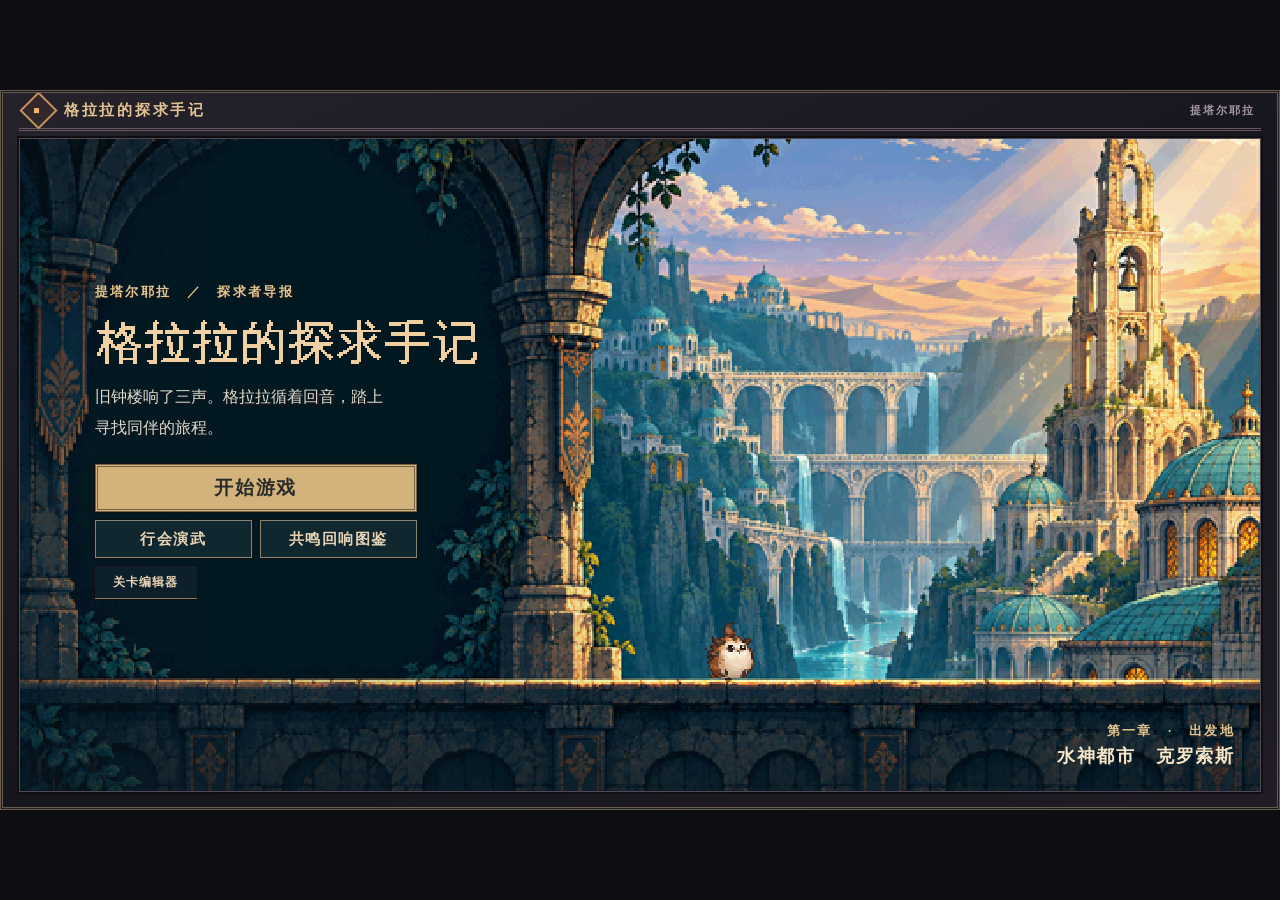
<file: index.html>
<!doctype html>
<html lang="zh-CN"><head><meta charset="utf-8"><meta name="viewport" content="width=device-width, initial-scale=1">
<title>格拉拉的探求手记</title>
<link rel="stylesheet" href="frontend/styles/battle.css?v=field1"><link rel="stylesheet" href="frontend/styles/tools.css?v=field1"><link rel="stylesheet" href="frontend/styles/menus.css?v=field1"><link rel="stylesheet" href="frontend/styles/camp.css?v=field1"><link rel="stylesheet" href="frontend/styles/world.css?v=field1"><link rel="stylesheet" href="frontend/styles/arsenal.css?v=field1"><link rel="stylesheet" href="frontend/styles/game-frame.css?v=field1"><link rel="stylesheet" href="frontend/styles/atlas-map.css?v=field1"><link rel="stylesheet" href="frontend/styles/expedition-report.css?v=field1"><link rel="stylesheet" href="frontend/styles/shared-stash.css?v=field1"><link rel="stylesheet" href="frontend/styles/presentation.css"><link rel="stylesheet" href="frontend/styles/world-folio.css"></head>
<body><main id="game-stage"><header><div class="brand"><b class="mark">◆</b><span>格拉拉的探求手记</span></div><span id="hud-rift-clock" class="rift-clock" role="timer" hidden></span><span class="en">提塔尔耶拉</span></header>
<section id="lobby" aria-label="远征大厅"></section>
<section id="battle" hidden>
<div class="title"><div><small>神代遗迹</small><h1 id="stage-name"></h1></div><div class="top-actions"><button id="pause">暂停</button><button id="reset"><kbd>R</kbd> 重试</button><button id="sound">音效：关</button><button id="camera-shake" type="button">震动：开</button><button id="leave">撤离结算</button></div></div>
<div class="battle-objective" id="adventure-status" hidden></div><div class="battle-objective" id="guardian-state" hidden></div>
<div id="trial-coach" hidden><strong id="trial-task"></strong><span id="trial-instructions"></span><label id="trial-foe-label">对练目标　<select id="trial-foe" aria-label="对练目标"></select></label><label id="trial-selector" hidden>试用主位　<select id="trial-titan" aria-label="试用主位虚数体"></select></label><div class="top-actions"><button data-trial-boot="trialBoot1"></button><button data-trial-boot="trialBoot2"></button></div></div>
<div id="machine-drop" class="battle-objective" role="status" hidden></div><section class="room"><div class="hud"><span id="hp" hidden></span><span id="perf"></span><div class="count">击杀 <b id="kills"></b></div></div><div class="arena"><canvas id="scene" width="576" height="196" tabindex="0" aria-label="横版遗迹探索：方向键移动，空格跳跃"></canvas><div id="pause-layer" hidden><strong>战斗已暂停</strong><button id="resume">继续战斗</button></div></div>
<div class="bar"><span class="live"></span><span id="report" aria-live="polite"></span></div><div class="loot-line"><span id="loot-ticker"></span><button id="finish" hidden>查看战利品</button></div></section>
<div class="controls"><span><kbd>A</kbd><kbd>D</kbd> / 方向键移动</span><span><kbd>空格</kbd> 跳跃<span id="wind-control" hidden>；再次按下可空中跳，按住命中可借力</span></span><span id="trial-shortcuts"><kbd>1</kbd><kbd>2</kbd> 试用风／地主位并重开</span></div>
<div class="touch"><button data-key="left">◀</button><button data-key="right">▶</button><button data-key="jump">跳跃</button></div></section>
<aside id="game-dock" aria-label="状态与功能菜单" hidden></aside>
<dialog id="game-panel" aria-label="功能菜单"><span id="panel-rift-clock" class="rift-clock" role="timer" hidden></span><button id="close-panel" aria-label="关闭菜单">×</button><div id="panel-body"></div></dialog></main>
<!-- local-service -->
<script src="frontend/art/world-folio.js"></script>
<script src="frontend/art/effect-library.js"></script>
<script src="shared/projectile-effects.js"></script>
<script src="shared/field-combat.js"></script>
<script src="shared/skills/strikes.js"></script>
<script src="shared/skills/shadows.js"></script>
<script src="shared/skills/ordnance.js"></script>
<script src="shared/skills/patterns.js"></script>
<script src="shared/skills/echo-modifiers.js"></script><script src="shared/skills/echo-sets.js"></script><script src="shared/skills/main-abilities.js"></script><script src="shared/skills/library.js"></script>
<script src="frontend/ui/salvage-review.js?v=field1"></script>
<script src="frontend/ui/forge-review.js?v=field1"></script>
<script src="frontend/ui/campaign-defeat.js?v=field1"></script>
<script src="content/catalog.js?v=field1"></script><script src="shared/catalog.js?v=field1"></script><script src="shared/loot.js?v=field1"></script><script src="shared/forge.js?v=field1"></script><script src="shared/adventure.js?v=field1"></script>
<script src="shared/growth.js?v=field1"></script><script src="shared/expedition-review.js?v=field1"></script><script src="shared/world.js?v=field1"></script><script src="frontend/art/reliquary.js?v=field1"></script><script src="frontend/art/summons.js?v=field1"></script><script src="frontend/art/glala.js?v=field1"></script><script src="frontend/art/world.js?v=field1"></script><script src="frontend/art/menus.js?v=field1"></script><script src="frontend/art/battle.js?v=field1"></script>
<script src="frontend/state/catalog-store.js?v=field1"></script><script src="frontend/state/profile.js?v=field1"></script>
<script src="frontend/battle/feedback.js?v=field1"></script><script src="frontend/battle/loadout.js?v=field1"></script><script src="frontend/battle/element-frame.js"></script><script src="frontend/battle/atlas-weapons.js"></script><script src="frontend/battle/guardian.js"></script><script src="frontend/art/pixel-fx.js"></script><script src="frontend/art/elements/parts.js"></script><script src="frontend/art/element-guardians.js"></script><script src="frontend/art/atlas-weapons.js"></script><script src="frontend/art/atlas.js"></script><script src="frontend/art/krosos.js"></script><script src="shared/level-map.js"></script><script src="frontend/art/field-enemies/crowns.js"></script><script src="frontend/art/field-enemies.js"></script><script src="frontend/art/level-paint.js"></script><script src="frontend/art/gorge.js"></script><script src="frontend/art/guardian.js"></script><script src="frontend/art/combat-effects.js"></script><script src="frontend/battle/renderer.js?v=field1"></script><script src="frontend/battle/titan-combat.js?v=field1"></script><script src="frontend/battle/room.js?v=field1"></script>
<script src="frontend/ui/game-frame.js?v=field1"></script><script src="frontend/ui/panel-navigation.js?v=field1"></script><script src="frontend/ui/common.js?v=field1"></script><script src="frontend/ui/editor.js?v=field1"></script><script src="frontend/ui/shared-stash.js?v=field1"></script><script src="frontend/ui/inventory.js?v=field1"></script><script src="frontend/ui/expedition-report.js?v=field1"></script><script src="frontend/ui/rift-clock.js?v=field1"></script><script src="frontend/ui/journey.js?v=field1"></script><script src="frontend/ui/world.js?v=field1"></script><script src="frontend/app.js?v=field1"></script>
</body></html>
</file>
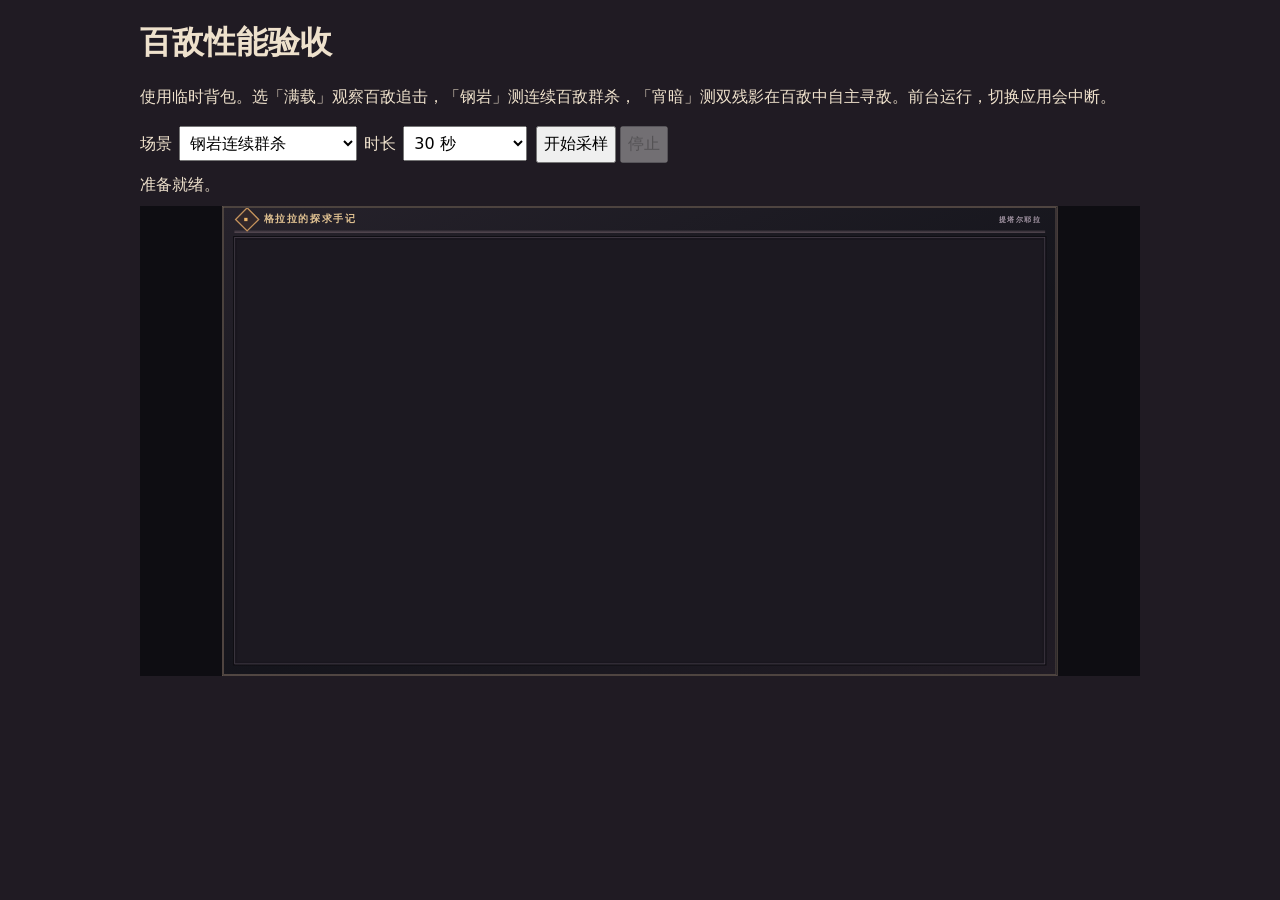
<file: bench/index.html>
<!doctype html><html lang="zh-CN"><meta charset="utf-8"><meta name="viewport" content="width=device-width,initial-scale=1"><title>百敌性能验收 · 格拉拉的探求手记</title>
<style>body{max-width:1000px;margin:1rem auto;background:#201b23;color:#eee1cc;font:16px system-ui;padding:0 12px}button,select{font:inherit;padding:6px;margin:2px}iframe{width:100%;height:470px;border:0}output{display:block;white-space:pre-wrap;margin:10px 0;font-variant-numeric:tabular-nums}</style>
<h1>百敌性能验收</h1><p>使用临时背包。选「满载」观察百敌追击，「钢岩」测连续百敌群杀，「宵暗」测双残影在百敌中自主寻敌。前台运行，切换应用会中断。</p>
<label>场景 <select id="mode"><option value="burst">钢岩连续群杀</option><option value="full">百敌满载</option><option value="shadow">宵暗残影 · 百敌寻敌</option></select></label>
<label>时长 <select id="duration"><option value="30">30 秒</option><option value="600">10 分钟热机</option></select></label>
<button id="start" disabled>开始采样</button><button id="cancel" disabled>停止</button><output aria-live="polite">加载中…</output>
<iframe title="实测战场" src="../index.html?bench=1"></iframe><script src="run.js"></script></html>
</file>
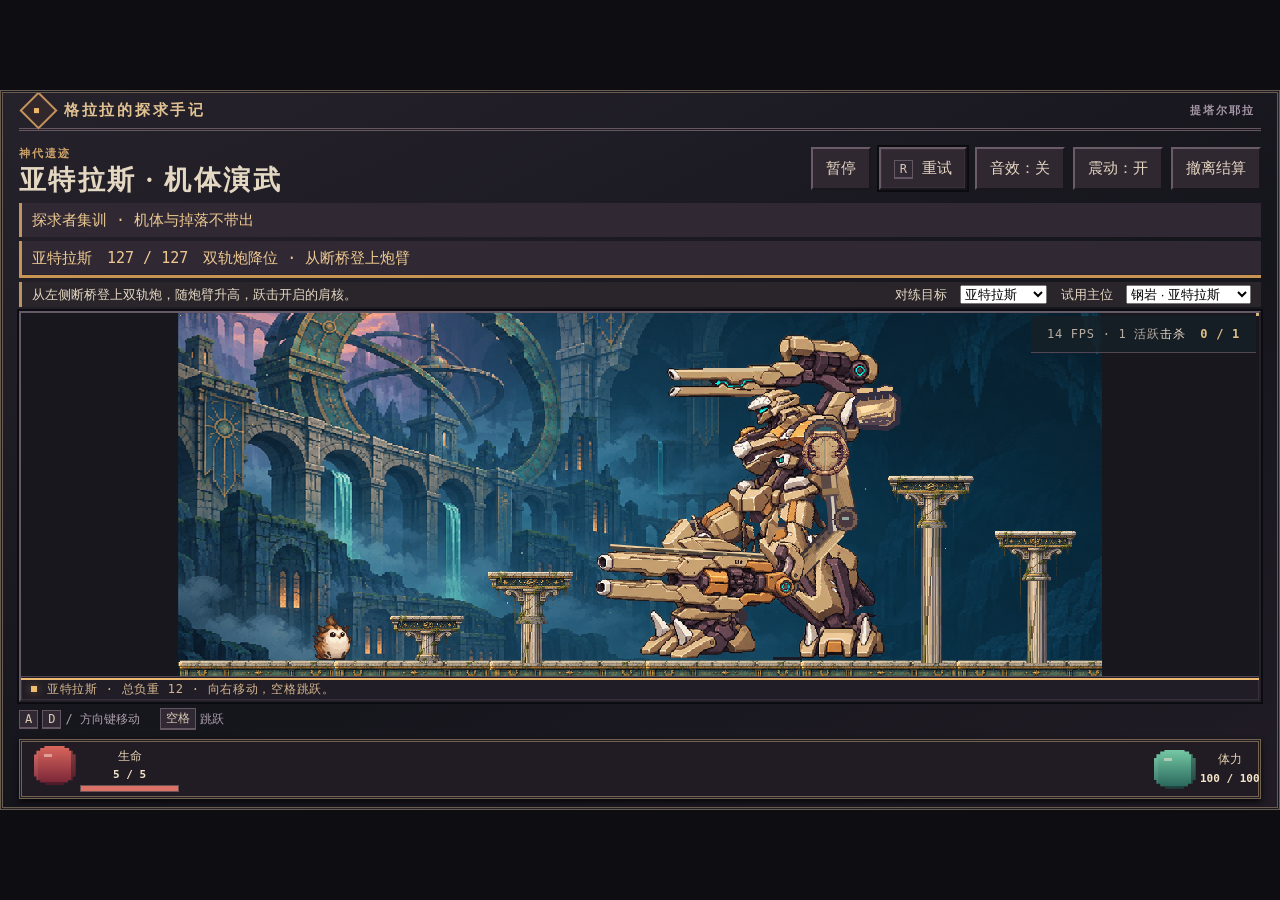
<file: atlas.html>
<!doctype html>
<html lang="zh-CN"><meta charset="utf-8"><title>亚特拉斯 · 机体演武</title>
<script>location.replace("index.html?trial=1&boss=atlas&titan=atlas")</script>
<a href="index.html?trial=1&amp;boss=atlas&amp;titan=atlas">进入亚特拉斯演武</a></html>
</file>
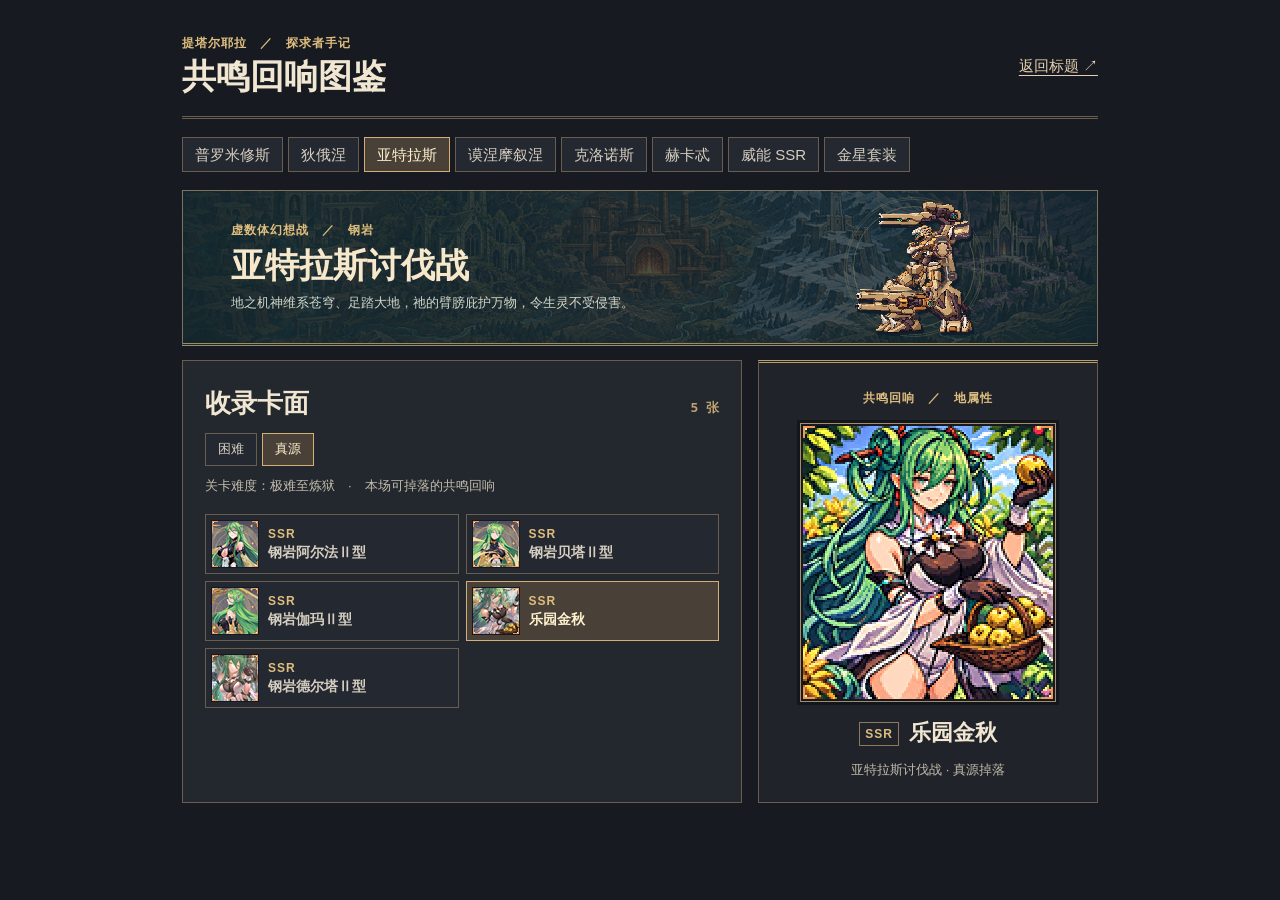
<file: echoes.html>
<!doctype html>
<html lang="zh-CN"><meta charset="utf-8"><meta name="viewport" content="width=device-width,initial-scale=1">
<title>共鸣回响图鉴 · 格拉拉的探求手记</title>
<link rel="stylesheet" href="frontend/styles/echo-archive.css">
<body><main><header><div><small>提塔尔耶拉　／　探求者手记</small><h1>共鸣回响图鉴</h1></div><a href="index.html">返回标题 ↗</a></header>
<nav class="sources" aria-label="回响来源"></nav>
<section class="specimen" aria-label="回响来源档案"><div class="specimen-copy"><small id="kicker"></small><h2 id="heading"></h2><p id="lore"></p></div><figure id="source-plate"></figure></section>
<div class="layout"><section class="list"><div class="pool-head"><h2>收录卡面</h2><span id="count"></span></div><div class="modes" aria-label="讨伐难度"></div><p id="description"></p><div id="cards"></div></section>
<section class="folio" aria-live="polite"><small id="series"></small><canvas id="illustration"></canvas><div class="legend"><span id="rarity"></span><h2 id="title"></h2></div><p id="origin"></p></section></div>
</main><script src="content/catalog.js"></script><script src="frontend/art/world-folio.js"></script><script src="frontend/art/reliquary.js"></script><script src="shared/skills/echo-modifiers.js"></script><script src="shared/skills/echo-sets.js"></script><script src="shared/loot.js"></script><script src="frontend/ui/echo-archive.js"></script></body></html>
</file>
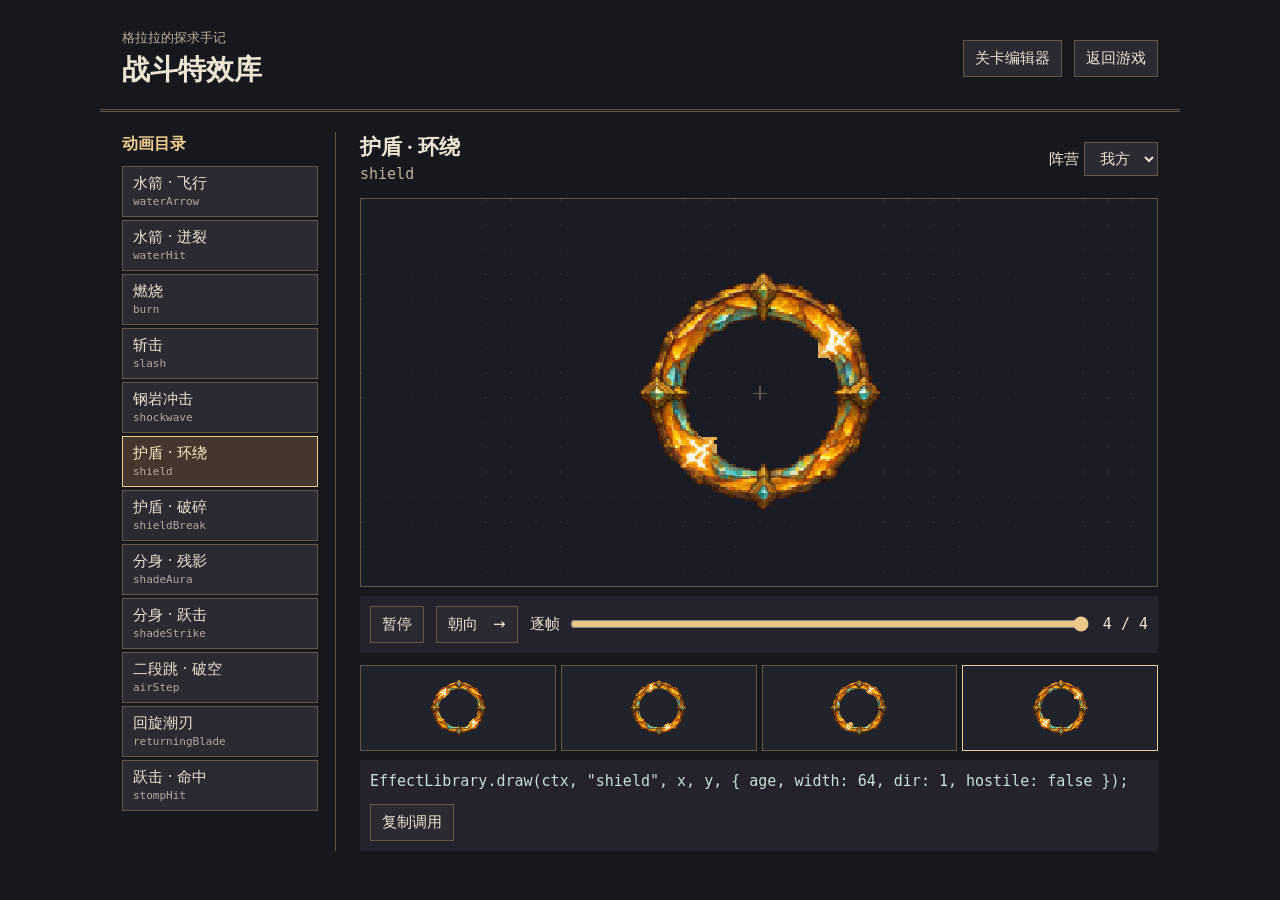
<file: effects.html>
<!doctype html>
<html lang="zh-CN">
<head>
  <meta charset="utf-8"><meta name="viewport" content="width=device-width, initial-scale=1">
  <title>战斗特效库 · 格拉拉的探求手记</title>
  <link rel="stylesheet" href="frontend/styles/effect-library.css">
</head>
<body>
  <header><div><small>格拉拉的探求手记</small><h1>战斗特效库</h1></div><nav><a href="level-editor.html">关卡编辑器</a><a href="./">返回游戏</a></nav></header>
  <main>
    <aside><h2>动画目录</h2><div id="clips"></div></aside>
    <section aria-labelledby="title">
      <div class="heading"><div><h2 id="title"></h2><code id="key"></code></div>
        <label>阵营 <select id="side"><option value="allied">我方</option><option value="hostile">敌方</option></select></label>
      </div>
      <canvas id="stage" width="512" height="250" aria-label="像素特效预览"></canvas>
      <div class="controls"><button id="play"></button><button id="direction">朝向　→</button>
        <label>逐帧 <input id="scrub" type="range" min="1" step="1"></label><output id="frame"></output>
      </div>
      <div id="strip" aria-label="动画帧"></div>
      <div class="reference"><code id="sample"></code><button id="copy">复制调用</button></div>
    </section>
  </main>
  <script src="frontend/art/effect-library.js"></script><script src="frontend/ui/effect-library.js"></script>
</body>
</html>
</file>
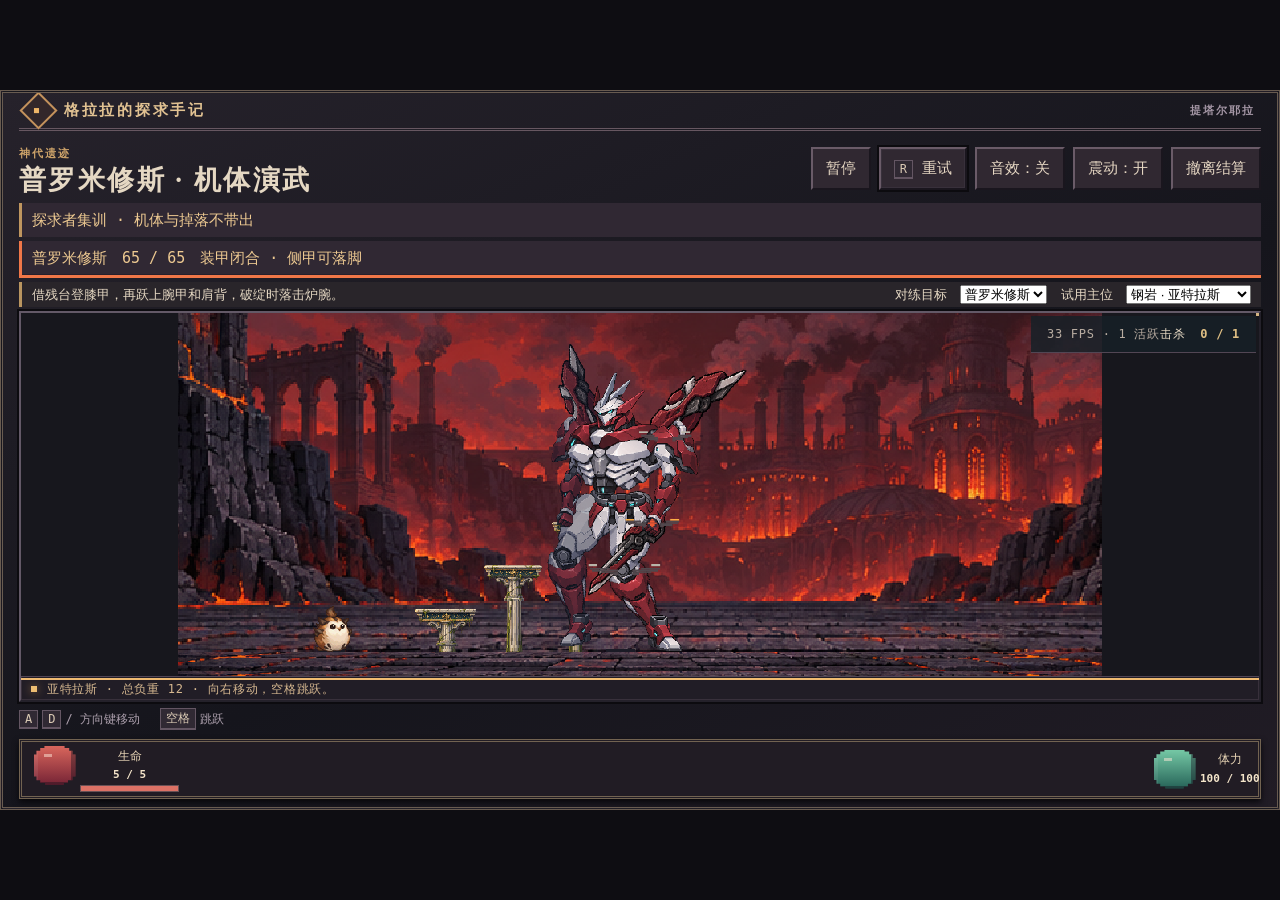
<file: guardians.html>
<!doctype html>
<html lang="zh-CN"><meta charset="utf-8"><title>六属性机甲演武</title>
<script>location.replace("index.html?trial=1&boss=prometheus&titan=atlas")</script>
<a href="index.html?trial=1&amp;boss=prometheus&amp;titan=atlas">进入六属性机甲演武</a></html>
</file>
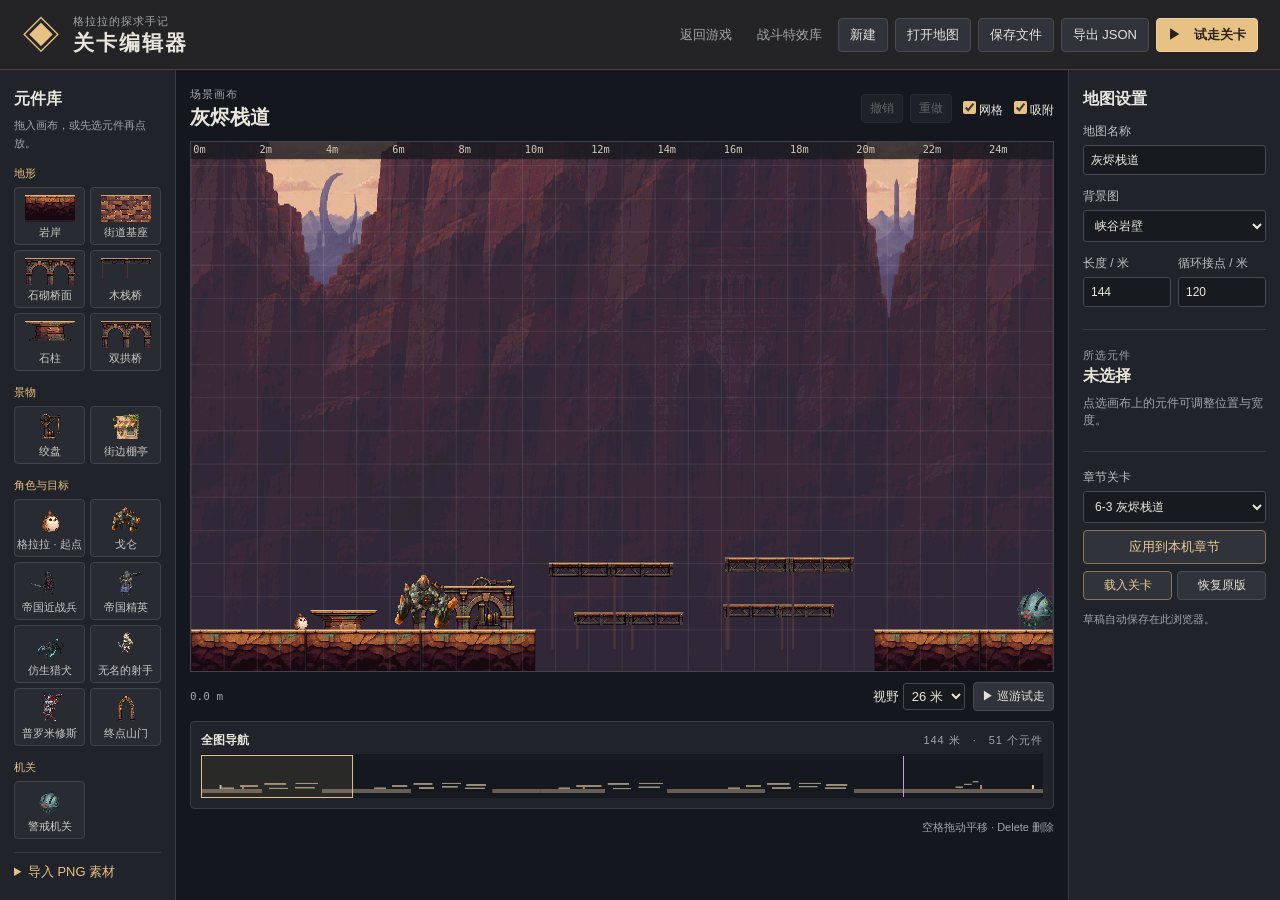
<file: level-editor.html>
<!doctype html>
<html lang="zh-CN"><head><meta charset="utf-8"><meta name="viewport" content="width=device-width, initial-scale=1"><title>关卡编辑器 · 格拉拉的探求手记</title>
<link rel="stylesheet" href="frontend/styles/level-editor.css"></head>
<body><header><div class="brand"><span class="sigil" aria-hidden="true">◈</span><div><small>格拉拉的探求手记</small><h1>关卡编辑器</h1></div></div>
<nav><a href="./">返回游戏</a><a href="effects.html" target="_blank" rel="noopener">战斗特效库</a><button id="new">新建</button><button id="open">打开地图</button><button id="write" title="写入项目正式 1-2 时，选择 dist/content/maps/ember_pass.json">保存文件</button><button id="export">导出 JSON</button><button id="play" class="primary">▶　试走关卡</button></nav></header>
<main><aside class="library"><h2>元件库</h2><p class="tip">拖入画布，或先选元件再点放。</p><div id="palette"></div><div class="group" id="custom-library"></div><details class="assets"><summary>导入 PNG 素材</summary><label>用途<select id="asset-role"><option value="platform">单向平台</option><option value="solid">实体地形</option><option value="prop">装饰</option><option value="background">循环底图</option></select></label><label>元件原宽 / 米<input id="asset-width" type="number" value="3" min=".5" max="24" step=".25"></label><button id="add-image">选择 PNG</button><input hidden type="file" id="image-file" accept=".png,image/png"></details></aside>
<section class="work"><div class="workhead"><div><small>场景画布</small><h2 id="map-title">灰烬栈道</h2></div><div class="tools"><button id="undo" title="撤销 Ctrl+Z">撤销</button><button id="redo" title="重做 Ctrl+Shift+Z">重做</button><label><input type="checkbox" id="grid" checked>网格</label><label><input type="checkbox" id="snap" checked>吸附</label></div></div>
<div class="viewport"><canvas id="map" tabindex="0" aria-label="横版地图，拖动元件调整位置"></canvas></div>
<div class="viewtools"><span id="coordinates">0.0 m</span><label>视野 <select id="zoom"><option value="18">18 米</option><option value="26" selected>26 米</option><option value="42">42 米</option><option value="64">64 米</option></select></label><button id="loop-play">▶ 巡游试走</button></div>
<div class="overview"><div><strong>全图导航</strong><small id="length-label"></small></div><canvas id="overview" tabindex="0" aria-label="全图导航，点击或拖动切换区段"></canvas></div>
<div class="foot"><span id="status" role="status"></span><span>空格拖动平移 · Delete 删除</span></div></section>
<aside class="inspector"><h2>地图设置</h2><label>地图名称<input id="name" maxlength="60"></label><label>背景图<select id="background"></select></label>
<div class="pair"><label>长度 / 米<input id="width" type="number" min="20" max="1200" step="1"></label><label>循环接点 / 米<input id="loop-end" type="number" min="0" max="1200" step=".25" title="从此处接回起点，0 表示单程"></label></div>
<div class="object"><small>所选元件</small><h2 id="selection">未选择</h2><div id="properties"></div></div>
<div class="publish"><label>章节关卡<select id="chapter-slot"></select></label><button id="apply">应用到本机章节</button><div class="bind-actions"><button id="load-binding">载入关卡</button><button id="unbind">恢复原版</button></div><span>草稿自动保存在此浏览器。</span></div></aside></main>
<input hidden type="file" id="file" accept=".json,application/json">
<script src="content/catalog.js"></script><script src="shared/level-map.js"></script><script src="frontend/art/glala.js"></script><script src="shared/projectile-effects.js"></script>
<script src="shared/field-combat.js"></script>
<script src="shared/skills/strikes.js"></script>
<script src="shared/skills/shadows.js"></script>
<script src="shared/skills/ordnance.js"></script>
<script src="shared/skills/patterns.js"></script>
<script src="shared/skills/echo-modifiers.js"></script><script src="shared/skills/echo-sets.js"></script><script src="shared/skills/main-abilities.js"></script><script src="shared/skills/library.js"></script>
<script src="frontend/art/field-enemies.js"></script><script src="frontend/art/level-paint.js"></script><script src="frontend/ui/level-editor.js"></script></body></html>
</file>
<file: frontend/styles/battle.css>
*{box-sizing:border-box}body{margin:0;background:#101617;color:#e2decb;font:15px/1.5 system-ui,"Microsoft YaHei",sans-serif}main{max-width:1220px;margin:auto;padding:0 5vw 34px}header{height:66px;border-bottom:1px solid #33403e;display:flex;align-items:center;justify-content:space-between}.brand{display:flex;align-items:center;gap:12px;font-weight:700;letter-spacing:.18em}.mark{display:grid;place-items:center;color:#efb668;width:27px;height:27px;border:2px solid #ba884c;transform:rotate(45deg);font-size:12px}.en,small{font: bold 11px/1.4 monospace;letter-spacing:.19em;color:#a7b5a6}.title{display:flex;align-items:center;justify-content:space-between;padding:28px 0 17px}h1,h2,h3,p{margin:0}.title small{color:#cca269}h1{font: bold 37px/1.45 Georgia,"Songti SC","SimSun",serif;letter-spacing:.09em}button{font:inherit;color:inherit;cursor:pointer}button:focus-visible,canvas:focus-visible{outline:2px solid #efbb71;outline-offset:2px}#reset,.touch button{border:1px solid #44524e;background:#1c2525;padding:7px 12px;font-size:13px}.room{border:1px solid #51615c;background:#172121}.hud,.bar{display:flex;align-items:center;padding:9px 16px;font-size:12px;letter-spacing:.06em}.hud{justify-content:space-between;border-bottom:1px solid #3c4a46;background:#1c2626}.life span{color:#f1a268;margin-left:10px}.count b{font-family:monospace;margin-left:7px;color:#efc991}.bar{border-top:1px solid #424d44;gap:10px;min-height:37px}.live{width:6px;height:6px;background:#e4ad68;box-shadow:0 0 8px #8c643d}#scene{display:block;width:100%;height:auto;image-rendering:pixelated;touch-action:manipulation}.controls,.touch{display:flex;gap:20px;align-items:center;margin-top:10px;font-size:12px;color:#afbab0}.controls span{display:flex;align-items:center;gap:4px}kbd{font:12px monospace;border:1px solid #4c5954;border-bottom-width:2px;background:#253030;color:#d1d4bc;padding:1px 5px}.touch{display:none}.gear{margin-top:24px}h2{font-size:18px;letter-spacing:.1em;margin-bottom:12px}.cards{display:grid;grid-template-columns:1fr 1fr;gap:12px}.card{text-align:left;display:flex;position:relative;align-items:center;gap:14px;background:#1b2424;border:1px solid #364441;padding:15px}.card[aria-pressed=true]{border-color:#b79050;background:#282b24}.card .icon{width:56px;height:56px;image-rendering:pixelated;background:#121c1b;border:1px solid #45504a}.card small{font-size:10px;letter-spacing:.09em}.card h3{font-size:18px}.card p{color:#b9beb3;font-size:13px;margin-top:3px}.equip{position:absolute;right:10px;top:10px;font-size:11px;color:#ebc58a}@media(pointer:coarse){.touch{display:flex;touch-action:none}.touch button{min-width:58px;touch-action:none}.touch button:last-child{margin-left:auto}}@media(max-width:700px){main{padding:0 12px 20px}header{height:49px}.title{padding:14px 0 10px}h1{font-size:29px}.cards{grid-template-columns:1fr}.controls{gap:8px;flex-wrap:wrap}.gear{margin-top:17px}.card{padding:10px}.hud,.bar{padding:6px 8px}.mark{width:20px;height:20px}}
/* Iron frames, recessed panels, and square brass fittings share the sprite palette. */
body{background-color:#15131a;background-image:repeating-linear-gradient(0deg,transparent 0 3px,#00000012 3px 4px);color:#e5d8c3;font-family:Consolas,"SimSun",monospace}
header{border-bottom:3px double #675761}.mark{background:#32272a;border-color:#c3925c}.en{color:#a496a5}.room,.card,#reset,.touch button{border:2px solid;border-color:#635967 #24212a #24212a #635967;box-shadow:0 0 0 2px #0c0b0f,inset 0 0 0 1px #38303b}.room{position:relative;background:#211d26}.room:before,.room:after{content:"";position:absolute;top:-2px;width:5px;height:5px;background:#d3b381}.room:before{left:-2px}.room:after{right:-2px}.hud,#reset,.touch button{background:#28222c}.hud,.bar{border-color:#524654}.bar{color:#d6b890}.life span{color:#ee846d}.count b{color:#dfbf84}.card{background:#231f27}.card[aria-pressed=true]{background:#30282b;border-color:#bf975f #775a3f #775a3f #bf975f}.card .icon{background:#19161c;box-shadow:inset 2px 2px #100e13;border-color:#655860}.card small,.controls{color:#ada0ad}.card p{color:#c6b9bf}kbd{background:#302933;border-color:#645663;color:#dacab4}.live{background:#edbd72}.gear{border-top:3px double #4b424c;padding-top:14px}.pixel-label{display:block;image-rendering:pixelated;max-width:100%;object-fit:contain;object-position:left}.cards button:hover,#reset:hover{border-color:#d4b386}.brand{color:#e1c292}
</file>
<file: frontend/styles/tools.css>
[hidden]{display:none!important}#lobby{padding:24px 0 32px}#lobby button,#battle button{background:#302831;color:#e6d7c3;border:2px solid;border-color:#6a5b68 #1a161e #1a161e #6a5b68;padding:8px 13px;font:inherit;cursor:pointer}button:disabled{opacity:.45;cursor:default!important}#lobby button.selected,#lobby button.primary{border-color:#bc9657;background:#45362b}#lobby .tabs,#lobby .actions,.top-actions{display:flex;gap:8px;align-items:center;flex-wrap:wrap;margin:12px 0}#lobby>.message{white-space:pre-line;color:#efbd87}#lobby input,#lobby select{width:100%;background:#17151c;color:#ece0d0;border:1px solid #6d606e;padding:8px}#lobby .editor-grid{display:grid;grid-template-columns:minmax(170px,1fr) 2fr;gap:15px;margin-top:14px}.record-list{overflow:auto;max-height:55vh;display:grid;align-content:start;gap:3px}.record-list button{text-align:left}.fields,.items{display:grid;grid-template-columns:repeat(auto-fit,minmax(175px,1fr));align-content:start;gap:12px}.fields label,.item{display:grid;gap:6px;background:#27212b;padding:10px;color:#cbbfb6}.fields input,.fields select{align-self:start}.item{border:1px solid #524554}.item p{font-size:13px}.hud #perf{color:#b8aca1}.loot-line{display:flex;align-items:center;justify-content:space-between;padding:5px 14px;min-height:30px}.loot-line button{font-size:12px!important;padding:2px 7px!important}.bar{min-height:36px}.touch{margin-bottom:12px}.title h1,#lobby h1{font-family:SimSun,Georgia,serif}.fields label{font-size:13px}@media(max-width:650px){.editor-grid{grid-template-columns:1fr!important}.record-list{max-height:145px}.hud{flex-wrap:wrap}.top-actions{gap:5px}#lobby button{padding:6px 9px}}

.pixel-heading{display:block;max-width:100%;height:auto;image-rendering:pixelated}
.gear-compare{border-block:1px solid #534654;padding:7px 0;font-size:12px;font-variant-numeric:tabular-nums}.gear-compare div{display:flex;justify-content:space-between;gap:5px}.gear-compare .changed{color:#efc584}.vault-role{display:flex;align-items:center;margin:12px 0}.vault-role select{max-width:170px}#trial-coach{border-left:3px solid #b99560;background:#29252a;padding:9px 13px;margin-bottom:9px;font-size:13px}#trial-coach .top-actions{margin:6px 0 0}.loot-line #loot-ticker{font-weight:bold}
.arena{position:relative}#pause-layer{position:absolute;inset:0;background:#17141ee6;display:grid;align-content:center;justify-items:center;gap:10px}#pause-layer strong{font-size:20px;color:#e7c68b}#trial-task{display:block;color:#ebc58c;margin-bottom:4px}.touch button{min-height:44px;min-width:64px}.touch button:active{background:#5a4634}
@media(max-width:700px){#battle .title{display:block}#battle .title .top-actions{margin:5px 0;gap:6px}#battle .title button{padding:6px 9px}.touch{display:flex}.controls{display:none}.loot-line{flex-wrap:wrap;gap:6px}#trial-coach .top-actions{margin-bottom:0}}
@media(pointer:coarse){.controls{display:none}}
.fitting{padding:8px 12px;margin:12px 0;background:#28232b;border:1px solid #685640;max-width:540px}.fitting .vault-role{margin:3px 0 7px}.fitting .gear-compare{border-bottom:0}
.references{display:flex;flex-wrap:wrap;gap:5px;margin-top:12px}.references small{width:100%}#lobby .actions select{width:auto;max-width:100%}
</file>
<file: frontend/styles/menus.css>
/* Front-of-house screens reuse the iron, parchment and copper of the battle HUD. */
#lobby {
  --vault-panel:#211e27;
  --vault-line:#514854;
  --vault-gold:#d1ab7a;
  margin:24px 0 34px;
  padding:clamp(14px,2.5vw,28px);
  border:1px solid var(--vault-line);
  box-shadow:inset 0 0 0 3px #19161e,0 0 0 2px #0f0e13;
  background:#1c1921;
  color:#e3d8cb;
}
#lobby[hidden] {display:none}
#lobby .screen-head {margin-bottom:18px;}
#lobby .screen-head small {
  color:#bd9874;
  font:600 11px/1.5 Consolas,monospace;
  letter-spacing:.16em;
}
#lobby h1 {
  font:700 clamp(28px,3.7vw,50px)/1.28 "SimSun","Songti SC",serif;
  color:#f2d6a6;
  letter-spacing:.09em;
  text-shadow:2px 2px #352933;
  margin:3px 0 7px;
}
#lobby .screen-head p,.choice p {color:#c7b9bf;line-height:1.65}
#lobby .title-art {
  display:block;
  width:100%;
  height:auto;
  image-rendering:pixelated;
  background:#292534;
  border:1px solid #77656a;
  box-shadow:0 0 0 2px #121016;
}
#lobby .actions,#lobby .top-actions {
  display:flex;
  align-items:center;
  flex-wrap:wrap;
  gap:10px;
}
#lobby .actions {margin-top:20px}
#lobby .actions button,#lobby .top-actions button {
  font:600 15px/1.3 Consolas,"SimSun",monospace;
  min-height:38px;
  padding:8px 18px;
  background:#2f2934;
  color:#d5c6bb;
  border:2px solid;
  border-color:#665966 #2a242d #2a242d #665966;
  box-shadow:0 0 0 1px #110f14;
}
#lobby .actions button.primary,#lobby .top-actions button.primary {
  background:#594333;
  color:#fff0c9;
  border-color:#d0aa75 #7b6047 #7b6047 #d0aa75;
}
#lobby .actions button:hover,#lobby .top-actions button:hover {
  background:#443944;
  color:#ffdfae;
}
#lobby .actions button.primary:hover,#lobby .top-actions button.primary:hover {background:#624b37}
#lobby button:focus-visible {
  outline:2px solid #f3c888;
  outline-offset:3px;
}
#lobby .choices {
  display:grid;
  grid-template-columns:repeat(auto-fit,minmax(min(100%,210px),1fr));
  gap:14px;
}
#lobby .choice {
  display:flex;
  flex-direction:column;
  align-items:stretch;
  padding:13px;
  text-align:left;
  color:#e4d5c6;
  background:var(--vault-panel);
  border:2px solid;
  border-color:#635764 #322b34 #322b34 #635764;
  box-shadow:inset 0 0 0 1px #2a232e,0 0 0 1px #100e13;
}
#lobby .choice:hover,#lobby .choice[aria-pressed=true],#lobby .choice.selected {
  border-color:#be9b6f #776048 #776048 #be9b6f;
  background:#322931;
}
#lobby .choice canvas {
  display:block;
  margin:0 0 12px;
  width:100%;
  height:auto;
  max-height:180px;
  object-fit:contain;
  background:#22212e;
  image-rendering:pixelated;
  border:1px solid #4d424f;
}
#lobby .choice h3 {color:#ebc897;font:700 20px/1.45 "SimSun",serif}
#lobby .choice p {margin-top:6px;font-size:14px}
@media(max-width:620px){
  #lobby {margin-top:14px;padding:12px}
  #lobby .choices {grid-template-columns:repeat(auto-fit,minmax(min(100%,145px),1fr));gap:10px}
  #lobby .choice {padding:9px}
  #lobby .choice canvas {max-height:108px}
  #lobby .actions button,#lobby .top-actions button {padding:7px 11px}
  #lobby .screen-head {margin-bottom:12px}
}
</file>
<file: frontend/styles/camp.css>
.camp-layout{display:grid;grid-template-columns:minmax(200px,1fr) 2fr;gap:14px}.camp-panel{padding:16px;background:#26212c;border:2px solid #65565e}.camp-panel h2{margin:2px 0 12px;color:#edc895}.camp-panel p{margin:8px 0;line-height:1.5}.camp-panel button{margin:4px 6px 4px 0}.camp-portrait{image-rendering:pixelated;width:144px;max-width:90%;border:1px solid #806b60}.camp-panel .path{border-top:1px solid #514550;padding-top:9px;margin-top:10px} @media(max-width:640px){.camp-layout{grid-template-columns:1fr}.camp-portrait{width:92px;float:right;margin-left:10px}.camp-panel{overflow:auto}}
.camp-banner{width:100%;height:auto;image-rendering:pixelated;border:2px solid #756369;display:block;margin:0 0 14px}.battle-objective{padding:6px 10px;background:#302833;border-left:3px solid #bf965f;color:#edc991;margin-bottom:6px}
</file>
<file: frontend/styles/world.css>
#lobby:has(.atlas-art),#lobby:has(.town-art){padding:clamp(12px,2vw,24px);background:#211d26}
#lobby button,#game-panel button,#game-dock button{color:#e5d6c0;background:#322c35;border:2px solid;border-color:#776b70 #332b34 #332b34 #776b70;box-shadow:0 0 0 1px #16111a;padding:6px 13px;font:600 14px/1.45 Consolas,SimSun,serif}
#lobby button:hover:not(:disabled),#game-panel button:hover:not(:disabled),#game-dock button:hover{background:#4a3b39;border-color:#be9e71}
#lobby button:disabled,#game-panel button:disabled{opacity:.62;cursor:default}
#lobby button.primary,#game-panel button.primary{background:#594434;color:#ffe9b7;border-color:#d1ae7c #674e40 #674e40 #d1ae7c}
.eyebrow{display:block;color:#d1ac78;font:600 11px/1.6 Consolas,SimSun,monospace;letter-spacing:.15em}
.atlas-head{display:flex;align-items:center;justify-content:space-between;gap:12px;margin-bottom:14px}.atlas-head h1{margin:0!important}
.atlas-art,.town-art{display:block;width:100%;background:#292634;border:2px solid #847264;box-shadow:0 0 0 2px #100e13}.atlas-art canvas,.town-art,.glala-portrait,.pixel-heading{display:block;width:100%;height:auto;image-rendering:pixelated}.atlas-nav,.town-nav{display:grid;grid-template-columns:repeat(5,1fr);gap:2px;margin:4px 0 18px}.town-nav{grid-template-columns:repeat(4,1fr)}
#lobby .atlas-nav button.current,#game-panel .atlas-nav button.current{color:#f6d499;border-bottom-color:#e2b673;background:#4a3b35}.atlas-nav .unexplored{color:#a79ba6!important}
.region-info{display:grid;grid-template-columns: minmax(180px,0.8fr) minmax(250px,2fr);gap:24px;border-top:3px double #635562;padding-top:15px}
.region-info h2{font:700 22px/1.5 SimSun,serif;color:#f0cf9f;margin:1px 0 5px}.region-info p,#panel-body p{color:#cbbfc4;line-height:1.7}
.route-list{display:grid;grid-template-columns:repeat(auto-fit,minmax(110px,1fr));gap:6px;align-items:start}
.route-node{text-align:left;display:grid;gap:3px}.route-node span{font-size:12px;color:#b9aeb6}.route-node.frontier{border-color:#cbab75!important;background:#4d3e35!important}
.world-return{margin-top:14px}.save-grid .empty-slot{display:grid;place-items:center;min-height:116px;font-size:42px;color:#8e807e}.name-step{margin-top:18px;display:flex;align-items:center;flex-wrap:wrap;gap:14px}.name-step[hidden]{display:none}.name-step input{background:#15131a;color:#f6dfa9;border:2px solid #766574;padding:7px;font:inherit}
#game-dock{position:sticky;bottom:0;z-index:4;margin:18px auto 0;max-width:760px;display:grid;grid-template-columns:86px minmax(100px,1fr) 86px;align-items:end;gap:8px;filter:drop-shadow(0 3px 3px #070609)}#game-dock[hidden]{display:none}
.dock-menu[hidden]{visibility:hidden}.dock-menu{display:flex;align-items:center;justify-content:center;gap:5px;background:#28222b;border:3px double #8c7765;padding:8px 5px}
.orb{position:relative;text-align:center;background:#211c25;border:3px double #9b876f;display:grid;justify-items:center;color:#e7d4b5;font:12px/1.35 Consolas,SimSun,monospace;padding:4px 0 2px}.orb i{--fill:100%;display:block;width:46px;height:42px;clip-path:polygon(26% 0,74% 0,74% 5%,85% 5%,85% 12%,93% 12%,93% 22%,100% 22%,100% 78%,93% 78%,93% 88%,82% 88%,82% 95%,72% 95%,72% 100%,28% 100%,28% 95%,16% 95%,16% 88%,7% 88%,7% 78%,0 78%,0 22%,7% 22%,7% 12%,16% 12%,16% 5%,26% 5%);background:linear-gradient(to top,var(--deep),var(--light) var(--fill),#24212c var(--fill));box-shadow:inset 4px 0 #ffffff12,inset -5px -3px #130d1b65;position:relative}
.orb i:before{content:"";position:absolute;width:8px;height:3px;left:10px;top:8px;background:#ffeada80}.life-orb{--light:#d9665c;--deep:#752335}.energy-orb{--light:#75c8a5;--deep:#256257}.orb b{font-size:12px}
.disc-grid{display:grid;grid-template-columns:repeat(5,minmax(0,1fr));gap:6px;margin:14px 0}.disc-grid button{display:grid;gap:4px;text-align:left;padding:7px!important;min-height:49px}.disc-grid .active{border-color:#c9a675!important;background:#4d3b35!important}.disc-setup{display:flex;gap:12px;flex-wrap:wrap}.disc-setup select,#panel-body select{background:#302a33;color:#f0ddc6;font:inherit}.echo-list{display:flex;flex-wrap:wrap;gap:5px;margin:8px 0}.echo-detail{border:1px solid #705e68;padding:12px;margin-top:14px}.echo-detail button{margin:3px}.echo-detail .gear-compare{max-width:450px}
@media(min-width:850px) and (max-height:820px){
 #lobby:has(.atlas-art),#lobby:has(.town-art){margin:8px 0;padding:12px}
 .atlas-head{margin-bottom:6px}.atlas-nav,.town-nav{margin-bottom:8px}.region-info{padding-top:7px;gap:12px}
 .world-return{margin-top:5px}#game-dock{margin-top:6px}
}
#game-panel{max-height:82vh;width:min(94vw,900px);background:#211d26;color:#e5d6c1;border:3px double #b79569;box-shadow:0 12px 55px #08070a;padding:22px}
#game-panel::backdrop{background:#100d17bd}#close-panel{position:sticky;top:0;float:right;z-index:1}
#panel-body>h2,#panel-body>h3{color:#e3c190;margin:12px 0 3px}
@media(max-width:680px){.region-info{grid-template-columns:1fr;gap:10px}.route-list{grid-template-columns:repeat(3,1fr)}#lobby button,#game-panel button,#game-dock button{padding:5px 7px;font-size:12px}.atlas-nav button,.town-nav button{padding:5px 1px!important}#game-dock{grid-template-columns:58px minmax(120px,1fr) 58px;gap:3px}.orb i{width:32px;height:29px}.dock-menu{gap:2px}.orb b{font-size:10px}}
</file>
<file: frontend/styles/arsenal.css>
#game-panel:has(.arsenal){height:660px;padding:0;overflow:hidden;background:#16171d;border:3px double #987f59}
#game-panel:has(.arsenal)>#panel-body{height:100%;padding:0}
#game-panel:has(.arsenal)>#close-panel{display:none}
.arsenal{--br:#574d43;--gold:#e6c68e;--ink:#16171c;background:#191a20;color:#e4dccb;font:14px/1.45 Consolas,"Microsoft YaHei",monospace;text-align:left;position:relative}
.arsenal *{box-sizing:border-box}.arsenal canvas,.summon-finds canvas,.items .item canvas{image-rendering:pixelated}
:is(#game-panel,#lobby) .arsenal button{font:inherit;padding:4px 8px;line-height:1.35;border:1px solid #665a4e;box-shadow:inset 0 0 0 1px #242124;color:#e6d5bc;background:#312e30}
:is(#game-panel,#lobby) .arsenal button.primary{color:#ffe5ad;background:#5a4431;border:2px double #ac8c5c}
.arsenal button:focus-visible,.arsenal select:focus-visible{outline:2px solid #f0d398;outline-offset:2px}
.ar-banner,.ar-headrow,.ar-nav{display:flex;align-items:center;gap:10px}.ar-banner{padding:10px 18px;background:linear-gradient(110deg,#373035,#211f24 68%);border-bottom:3px double #79654d}.ar-banner h2{font:700 25px/1.2 SimSun,serif;color:#f1cc94;margin:3px 0}.ar-banner>div:first-child{margin-right:auto}.ar-caption{display:block;color:#bca988;font:12px/1.4 Consolas,"Microsoft YaHei",sans-serif}.ar-layout{display:grid;grid-template-columns:minmax(163px,.78fr) minmax(370px,2.45fr) minmax(205px,1fr);gap:8px;padding:8px}
.ar-center{display:grid;gap:8px;align-content:start;min-width:0}.ar-rail,.ar-board,.ar-bag,.ar-inspector{padding:10px;background:#212126;border:1px solid var(--br);box-shadow:inset 0 0 0 2px #19191e;min-width:0}
.ar-sub{font:700 16px/1.4 SimSun,serif;color:var(--gold);margin:3px 0 7px}.ar-headrow{border-bottom:1px solid var(--br);margin-bottom:6px;min-height:25px}.ar-headrow .ar-caption{margin-left:auto}.ar-headrow select{max-width:110px}
.ar-rail{background:linear-gradient(#29272a,#202127 47%)}.ar-hero{display:block;width:min(100%,136px);height:90px;object-fit:contain;margin:2px auto 3px}
.ar-rail>h3:not(.ar-sub){font:700 20px SimSun,serif;margin:3px 0;color:#f5dfb9}.ar-role,.ar-lit{color:#95c6ba}.arsenal p,#panel-body .arsenal p{font:13px/1.55 "Microsoft YaHei",sans-serif;color:#c7bcac;margin:5px 0 9px}.ar-rail .ar-sub,.ar-inspector .ar-sub:not(:first-child){border-bottom:1px solid var(--br);padding-bottom:4px;margin-top:7px}
.ar-help{display:block;font:11px/1.4 "Microsoft YaHei",sans-serif;color:#b6ab9e;margin-top:3px}.ar-numbers{margin:0;font-size:13px}.ar-numbers>div{display:flex;justify-content:space-between;gap:3px;border-bottom:1px solid #35343a;padding:4px 0}.ar-numbers dt{color:#bcb2a5}.ar-numbers dd{margin:0;text-align:right;color:#f3e5c7}.ar-numbers .ar-change{color:#a4dbd0}.ar-boot{display:grid;gap:3px;color:#bba98d;font-size:12px;margin-top:8px}.arsenal select{color:#e8d8bc;background:#29282d;border:1px solid #665b4d;padding:3px}
.ar-stage{position:relative;isolation:isolate;display:grid;grid-template-columns:1fr 1fr minmax(94px,2.85fr) 1fr 1fr;grid-template-rows:repeat(6,31px);gap:3px;align-items:center;justify-items:center;padding:5px 7px;background:radial-gradient(ellipse at center,#39313b,#22242b 52%,#19191f);border:1px solid #434047;overflow:hidden}
.ar-stage:before,.ar-stage:after{content:"";position:absolute;z-index:-1;pointer-events:none;left:50%;top:50%;transform:translate(-50%,-50%) rotate(45deg);width:138px;height:138px;border:3px double #6c5c505a}.ar-stage:after{width:197px;height:197px;border:1px solid #77684858}
:is(#game-panel,#lobby) .arsenal .ar-tile{aspect-ratio:1;padding:0;display:grid;place-items:center;position:relative;border:2px solid var(--tier,#605945);background:linear-gradient(135deg,#26262c,#1b1b22 60%,#342e30);box-shadow:inset 0 0 0 1px #101117,0 1px 0 #111217}
:is(#game-panel,#lobby) .arsenal .ar-tile.ar-selected{outline:2px solid #e8c481;outline-offset:1px}
.ar-slot{width:min(100%,54px)}.ar-tile canvas{display:block;width:89%;max-height:100%;height:auto}.ar-tile small{position:absolute;top:1px;left:2px;font:9px/1.1 Consolas,monospace;color:#d5c5a6;background:#23222aaf;z-index:1}
.ar-ghost{border-style:dashed!important}.ar-ghost-tag{position:absolute;bottom:0;left:0;color:#f9dfa9;background:#544432;font:10px "Microsoft YaHei",sans-serif;padding:1px 3px}.ar-socket{color:#5e584f;font:26px Georgia,serif}.ar-seal{font:10px/1 "Microsoft YaHei",sans-serif;color:#d8e6bd;background:#23403b;position:absolute;right:0;bottom:0;padding:2px}
:is(#game-panel,#lobby) .arsenal .ar-core{grid-column:3;grid-row:1 / 7;align-self:stretch;display:flex;flex-direction:column;align-items:center;justify-content:center;width:100%;padding:0;border:0;background:transparent;box-shadow:none}
.ar-core canvas{width:100%;max-width:195px;height:auto}.ar-core b{font:700 16px/1.5 SimSun,serif;color:#f8e1b5}.ar-core>small:last-child{color:#bdb09b;font-size:11px}
.ar-roster{margin-top:6px;display:flex;align-items:stretch;gap:3px}.ar-roster>.ar-caption{align-self:center;font-size:11px;max-width:40px}.ar-roster button{flex:1;min-width:0;display:grid;grid-template-columns:36px auto;align-items:center;text-align:left;column-gap:4px}.ar-roster button canvas{grid-row:span 2;width:36px}.ar-roster span,.ar-roster small{font-size:11px;white-space:nowrap}.ar-roster small{color:#bbac97}
.ar-bag{padding-top:6px}.ar-items{display:grid;grid-template-columns:repeat(12,minmax(0,1fr));gap:3px}.ar-bag-empty{color:#524c48;display:grid;place-items:center;aspect-ratio:1;border:1px solid #423d3b;background:#1a1b20}.ar-nav{margin-top:8px}.ar-nav>button:last-child{margin-left:auto}
.ar-inspector{background:linear-gradient(150deg,#2c292b,#1f2025 60%)}.ar-inspector>canvas{max-width:100%;width:auto;height:95px;display:block;margin:3px auto 9px}
.ar-name{font:700 17px/1.55 SimSun,serif;color:#edd5a3}.ar-line,.ar-lit{font-size:13px;border-top:1px solid #3a383c;padding:4px 0}.ar-item-info .ar-caption{margin-top:3px}.ar-tools{display:flex;flex-wrap:wrap;gap:3px;margin:6px 0}.ar-status{padding:4px 14px 7px;text-align:right;color:#ac9c81;font-size:12px}
.ar-tip{position:fixed;z-index:20;pointer-events:none;width:min(254px,88vw);max-height:88dvh;overflow:hidden;border:3px double #ae9269;background:#1b1a20;padding:10px;box-shadow:3px 5px 14px #08090ec4;color:#dfd3bc}.ar-tip[hidden]{display:none}.ar-tip .ar-caption{margin-top:5px}.ar-tip .ar-numbers>div{padding:2px 0}
.summon-finds>div{display:flex;align-items:center;gap:10px;background:#343039;border:1px solid #ab8861;color:#f7d795;padding:6px}.summon-finds canvas{width:75px;height:auto}.items .item canvas{width:42px;height:42px}#machine-drop{border:2px double #c89f65;color:#ffe4ad;background:#403238}
.ar-roster{display:grid;grid-template-columns:repeat(3,minmax(0,1fr));gap:4px}
.ar-roster>.ar-caption{display:block;grid-column:1/-1;max-width:none}
.ar-roster button{grid-template-columns:minmax(23px,34px) minmax(0,1fr);padding-inline:3px!important}
.ar-roster button canvas{width:100%;height:auto}
.ar-roster button span{white-space:normal;overflow-wrap:anywhere;line-height:1.25}
.ar-roster .ar-locked canvas{filter:saturate(.35);opacity:.75}
.ar-roster .ar-picked{outline:2px solid #d7b87a;outline-offset:-2px}
.ar-muted{color:#a69e98}.ar-numbers dd{overflow-wrap:anywhere}
.ar-numbers .ar-prob{display:block;grid-column:1/-1}.ar-prob dd{text-align:left;font-size:12px}
.ar-machine-info .ar-caption{margin:2px 0 5px}.ar-machine-info>.ar-sub{font-size:14px}
.arsenal{height:100%;display:grid;grid-template-rows:54px minmax(0,1fr) 24px}
.ar-layout{grid-template-columns:228px minmax(0,1fr) 284px;min-height:0}
.ar-rail,.ar-inspector{overflow:auto;overscroll-behavior:contain;scrollbar-color:#75675a #25242b}
.ar-center{min-height:0;grid-template-rows:285px minmax(0,1fr);align-content:stretch;gap:6px}
.ar-board{display:grid;grid-template-rows:22px minmax(0,1fr) 44px;gap:4px;padding:7px 9px}
.ar-headrow{margin:0;min-height:0}.ar-headrow .ar-sub{margin:0}
.ar-stage{grid-template-rows:repeat(6,minmax(0,1fr));padding:3px 12px}
.ar-roster{grid-template-columns:repeat(6,minmax(0,1fr));gap:3px;margin:0;align-items:stretch}
.ar-roster>.ar-caption{display:none}
.ar-roster button{grid-template-columns:24px minmax(0,1fr);row-gap:0;line-height:1.1!important}
.ar-roster button span,.ar-roster button small{font-size:10px}
.ar-bag{min-height:0;display:grid;grid-template-rows:20px 24px minmax(0,1fr) 25px;gap:3px;padding:5px 9px}
.ar-filters{display:grid;grid-template-columns:repeat(5,minmax(0,1fr));gap:3px}
.ar-filters select{min-width:0;padding:1px 3px;font-size:12px}
.ar-items{display:grid;grid-template-columns:repeat(10,minmax(0,1fr));grid-template-rows:repeat(4,minmax(0,1fr));max-width:530px;width:100%;height:100%;min-height:0;justify-self:center;gap:2px}
.ar-items>.ar-tile,.ar-items>.ar-bag-empty{height:100%;width:auto;max-width:100%;justify-self:center;align-self:center;min-height:0}
.ar-nav{margin:0;gap:6px}.ar-nav button{padding-block:1px!important}
.ar-status{padding:3px 12px;font-size:12px;line-height:18px}
.ar-tip{position:absolute;width:245px;max-height:370px}
.ar-tile[draggable="true"]{cursor:grab}.ar-drag-source{opacity:.52}
.ar-drag-info{display:none}
.ar-dragging .ar-inspector>:not(.ar-drag-info){display:none}
.ar-dragging .ar-drag-info{display:block}
.ar-drag-info:empty::before{content:"放到目标盘位；拖回背包可卸下";color:#cfbd9c}
.ar-drop-target{outline:2px solid #96debd!important;outline-offset:-2px!important}
.ar-dragging .ar-tile canvas,.ar-dragging .ar-slot small{pointer-events:none}
@media(pointer:coarse){.ar-tile[draggable="true"]{touch-action:none;-webkit-touch-callout:none;user-select:none}}
.workshop-dialog{
  position:fixed;inset:50% auto auto 50%;margin:0;width:556px;max-width:none;max-height:640px;
  transform:translate(-50%,-50%) scale(var(--game-scale,1));transform-origin:center;
  padding:16px;background:#26212b;color:#e6d7c1;border:3px double #b49a75;
  box-shadow:0 10px 36px #09080bc9;font:14px/1.45 Consolas,SimSun,serif;
}
.workshop-dialog::backdrop{background:#100c16bb}
.salvage-title{padding:8px 13px;background:#342c34;border-left:3px solid #b89569}
.salvage-title small{color:#d3af7e}.salvage-title h2{margin:3px 0;color:#f0d5ad;font:700 24px/1.35 SimSun,serif}
.salvage-filters{display:grid;grid-template-columns:1fr 1fr;gap:12px;margin-top:12px}
.salvage-filters label{color:#d3bfab;font-size:13px}
.salvage-filters select,.salvage-filters input{display:block;box-sizing:border-box;width:100%;margin-top:3px;padding:5px 7px;border:1px solid #77645a;background:#211f26;color:#eedfc6;font:inherit}
.salvage-payout,.salvage-actions,.salvage-pages{display:flex;align-items:center;gap:10px}
.salvage-payout{justify-content:space-between;padding:12px 2px;color:#cbbbc8}
.salvage-payout b{font-size:17px;color:#d7b6e8}
.salvage-grid{display:grid;grid-template-columns:repeat(3,minmax(0,1fr));gap:5px}
.salvage-card{min-width:0;display:grid;grid-template-columns:38px minmax(0,1fr);align-items:center;gap:6px;padding:6px;background:#2d2730;border:1px solid #64535f;border-left:2px solid var(--rarity)}
.salvage-card canvas{width:38px;height:38px;image-rendering:pixelated}.salvage-card>div{min-width:0}
.salvage-card b,.salvage-card span{display:block;font-size:12px}.salvage-card b{color:var(--rarity);overflow-wrap:anywhere}
.salvage-grid:has(>:only-child){grid-template-columns:1fr}.salvage-grid:has(>:only-child) .salvage-card{grid-template-columns:54px 1fr}
.salvage-grid:has(>:only-child) canvas{height:48px;width:48px}.salvage-grid:has(>:only-child) b{font-size:15px}
.salvage-pages{justify-content:center;margin-top:6px}.salvage-pages[hidden]{display:none}
.salvage-actions{justify-content:flex-end;border-top:3px double #685963;padding-top:10px}
.salvage-review p{margin:9px 0;color:#cfbca8}.workshop-dialog button:focus-visible{outline:2px solid #e1be85;outline-offset:1px}
.forge-review{width:580px}
.forge-head{display:flex;align-items:center;gap:14px;padding:10px;background:#342c34;border-left:3px solid #b89569}
.forge-head canvas{width:54px;height:54px;image-rendering:pixelated}.forge-head small{color:#d3af7e}
.forge-head h2{margin:3px 0;color:#f0d5ad;font:700 21px/1.3 SimSun,serif}.forge-head span{color:#c9bbac;font-size:13px}
.forge-lines{display:grid;grid-template-columns:1fr 1fr;gap:8px;margin:12px 0}
.forge-lines section{display:grid;align-content:start;gap:3px;padding:9px;border:1px solid #655861;background:#2c2730}
.forge-lines section:last-child{border-left:3px solid #a8bb9e}.forge-lines small{color:#c2b3a7}
.forge-lines b{color:#eddbb7}.forge-lines span{color:#d8c9be;font-size:13px}
.forge-changes{border-top:1px solid #65585c;padding:8px 0;max-height:225px;overflow:auto}
.forge-changes h3{font-size:15px;margin:0 0 6px;color:#ddbfa2}.forge-changes .ar-numbers{font-size:14px;margin:0}
.forge-cost,.forge-actions{display:flex;align-items:center;gap:10px;border-top:3px double #695a60;padding:10px 0 0}
.forge-cost{justify-content:space-between}.forge-cost b{color:#d8b7e6}.forge-actions{justify-content:flex-end;border:0}
.ar-item-info .ar-power{border-left:2px solid var(--tier);padding:5px 8px;background:#302a2a;color:#f2cc99!important}
.echo-guide{margin:12px 0;padding:10px 14px;border:1px solid #705e62;background:#28232d}
.echo-guide summary{cursor:pointer;color:#eed3a1;padding:4px 0}.echo-guide details{margin-top:7px}
.echo-guide div{display:grid;grid-template-columns:95px 1fr;gap:10px;padding:3px 0;border-bottom:1px solid #453b44}.echo-guide div span{color:#d3c6bd}
#panel-body .forge-error{color:#e79e86;margin:4px 0}
.ar-items .ar-tile .ar-rarity{font-weight:bold;color:var(--tier);background:#17151cf2;padding:1px 2px}
.wallet-token{display:inline-block!important;vertical-align:-4px;width:20px!important;height:20px!important;object-fit:contain;image-rendering:pixelated;margin-right:3px}
.echo-guide>a{color:#f2d49b}
.ar-inspector>canvas[data-echo-format=detail]{width:128px;height:140px;object-fit:contain}
.stash-detail canvas[data-echo-format=detail],.forge-head canvas[data-echo-format=detail],.report-item-heading canvas[data-echo-format=detail]{height:auto;aspect-ratio:128/140;object-fit:contain}
</file>
<file: frontend/styles/game-frame.css>
/* Only the host frame scales. The game and its input targets stay in logical pixels. */
html, body { width: 100%; height: 100%; margin: 0; overflow: hidden; }
body { background: #0e0d12; }
#game-stage {
  position: absolute; left: var(--game-left, 0); top: var(--game-top, 0);
  width: 1280px; height: 720px; max-width: none; margin: 0; padding: 0 16px 8px;
  transform: scale(var(--game-scale, 1)); transform-origin: top left;
  display: grid; grid-template-rows: 38px minmax(0, 1fr) auto; gap: 7px;
  background: linear-gradient(155deg, #26222b, #15151c 56%, #211c25);
  border: 3px double #685b50; overflow: hidden;
}
#game-stage > header { grid-row: 1; height: 38px; padding: 0 6px; }
.rift-clock{
  display:inline-block;padding:2px 10px;border:1px solid #8d7459;background:#302831;color:#f2d4a2;
  font:700 14px/1.25 Consolas,SimSun,monospace;font-variant-numeric:tabular-nums;white-space:nowrap;
}
.rift-clock[hidden]{display:none}
.rift-clock[data-urgent="true"]{border-color:#d88666;color:#ffd2a4;background:#4c2d2d}
#game-panel:has(>.rift-clock:not([hidden])){padding-top:32px}
#game-panel>.rift-clock{position:absolute;top:4px;left:16px;z-index:2;pointer-events:none}
#game-stage > #lobby, #game-stage > #battle { grid-row: 2; min-height: 0; min-width: 0; margin: 0; }
#game-stage > #lobby { padding: 16px 20px; overflow: auto; overscroll-behavior: contain; scrollbar-color: #75634e #211c24; }
#game-stage #lobby:has(.title-art) { display: grid; grid-template-rows: auto minmax(0,1fr) auto; }
#game-stage #lobby .title-art { width: 100%; height: 100%; object-fit: contain; background: #16151c; }
#game-stage #lobby .screen-head { margin: 0 0 10px; }
#game-stage #lobby .actions { margin: 12px 0 2px; }
#game-stage .town-stage { position:relative; width:100%; overflow:hidden; border:3px double #81715e; background:#201e28; }
#game-stage #lobby .town-stage .town-art { width:100%; height:auto; max-height:none; border:0; box-shadow:none; cursor:pointer; }
#game-stage #lobby .town-marker {
  position:absolute; width:106px; height:68px; transform:translate(-50%, -100%);
  display:flex; align-items:flex-start; justify-content:center; padding:0; touch-action:manipulation;
  border:0; background:transparent; box-shadow:none;
}
#game-stage #lobby .town-marker span {
  background:#25212bf2; color:#f1d4a2; border:1px solid #9e815e; padding:2px 9px;
  font:600 13px/1.3 SimSun,serif; text-shadow:1px 1px #120f16;
}
#game-stage #lobby .town-marker:is(:hover,:focus-visible) span { background:#574638; color:#ffebbc; border-color:#e6bd7b; }
#game-stage .town-status { display:flex; align-items:center; justify-content:space-between; gap:16px; margin-top:9px; min-height:38px; color:#edddc5; }
#game-stage .town-hint { margin:3px 0 0; font-size:13px; color:#bbaa96; }
#game-stage > #battle { display: flex; flex-direction: column; gap: 4px; }
#game-stage #battle .title { flex: 0 0 auto; padding: 3px 0; }
#game-stage #battle .title h1 { font-size: 27px; line-height: 1.2; }
#game-stage #battle .top-actions { margin: 0; }
#game-stage #battle .battle-objective, #game-stage #trial-coach { margin: 0; }
#game-stage #battle .room { display: flex; flex-direction: column; flex: 1 1 0; min-height: 0; overflow: hidden; }
#game-stage #battle .arena { position: relative; min-height: 0; flex: 1 1 0; background: #17171d; }
#game-stage #scene { width: 100%; height: 100%; object-fit: contain; }
#game-stage .atlas-room #trial-coach { display:flex; align-items:center; gap:14px; padding:3px 10px; }
#game-stage .atlas-room #trial-task { display:none; }
#game-stage .atlas-room #trial-instructions { margin-right:auto; }
#game-stage .atlas-room #trial-coach .top-actions { display:none; }
#game-stage .atlas-room .room { position:relative; }
#game-stage .atlas-room .hud { position:absolute; top:3px; right:3px; z-index:1; width:auto; background:#172027d9; pointer-events:none; }
#game-stage .atlas-room .loot-line:has(#loot-ticker:empty):has(#finish[hidden]) { display:none; }
#game-stage .atlas-room .bar { min-height:24px; padding:2px 10px; }
#game-stage .atlas-room #scene { image-rendering:pixelated; }
#game-stage #battle .controls, #game-stage #battle .touch { margin: 2px 0; }
#game-stage > #game-dock {
  grid-row: 3; position: static; justify-self: stretch; align-items: stretch;
  width: 100%; max-width: none; margin: 0; padding: 3px 10px;
  grid-template-columns: 94px 1fr 94px; background: #211c24;
  border: 3px double #726351;
}
#game-stage .dock-center { display: grid; grid-template-rows: 1fr auto; }
.character-progress { display: flex; justify-content: center; align-items: center; gap: 8px; color: #dac49b; }
.character-progress small { font: 12px/1.15 Consolas, SimSun, monospace; letter-spacing: 0; }
.character-progress progress { appearance: none; width: 145px; height: 5px; border: 0; background: #38313a; accent-color: #c3a16b; }
.character-progress progress::-webkit-progress-bar { background: #38313a; }
.character-progress progress::-webkit-progress-value { background: #c3a16b; }
#game-stage #game-dock .dock-menu { border: 0; background: transparent; padding: 4px; gap: 12px; }
#game-stage #game-dock button { min-width: 98px; min-height: 34px; }
#game-stage #game-dock kbd { margin-right: 6px; color: #e1bf82; }
#game-stage #game-dock .orb { grid-template-columns: 36px 1fr; grid-template-rows: auto auto; align-content: center; align-items:center; padding: 1px; gap: 0 4px; border: 0; background: transparent; }
#game-stage .orb i { grid-row: span 2; width: 36px; height: 34px; }
#game-stage .orb b { white-space: nowrap; font-size: 11px; }
#game-panel, #game-panel:has(.arsenal) {
  position: fixed; inset: 50% auto auto 50%; margin: 0;
  width: 1200px; max-width: none; max-height: 660px;
  transform: translate(-50%, -50%) scale(var(--game-scale, 1)); transform-origin: center;
}
#game-panel::backdrop { background: #0b0a10c9; }
#game-stage [hidden] { display: none !important; }
#game-stage > #battle:not([hidden]) ~ #game-dock{grid-template-columns:148px minmax(0,1fr) 96px}
#battle[hidden] ~ #game-dock .life-meter{display:none}
#game-stage .life-orb>span:first-of-type{display:flex;align-items:center;gap:5px;white-space:nowrap}
#game-stage .life-orb .life-meter{position:relative;grid-column:2;width:100%;height:7px;border:1px solid #695155;background:#2c1a28}
.life-meter::before{content:"";display:block;width:var(--hp-fill,100%);height:100%;background:#dc7165}
.shielded .life-meter::after{content:"";position:absolute;inset:-3px -1px auto;height:3px;background:#ffe1a0;border-top:1px solid #8e673b}
.life-orb.shielded i{outline:2px solid #ffce72;outline-offset:-3px;box-shadow:inset 0 0 0 3px #e9b558,inset 0 0 0 5px #77543d}
.shield-badge{font:700 11px/1.2 Consolas,SimSun,monospace;color:#ffdfa1;border:1px solid #a78144;background:#423324;padding:1px 3px}
@media(max-width:740px) and (orientation:portrait){
  #game-stage > #battle:not([hidden]) ~ #game-dock{grid-template-columns:85px minmax(0,1fr) 54px}
}
</file>
<file: frontend/styles/atlas-map.css>
/* The artwork and the controls use the same 576 × 234 map coordinates. */
.expedition-atlas{--map-paper:#e5cfac;container-type:inline-size;color:var(--map-paper)}
.expedition-atlas .atlas-head{margin:0 0 12px;min-height:55px}
.world-picker{margin-left:auto;margin-right:12px;display:grid;gap:3px;padding:6px 11px;background:#2c2630;border-left:3px solid #947d60}
.world-picker label{display:flex;align-items:center;gap:9px;color:#e0cba7;font-weight:bold}
.world-picker select{min-width:146px;max-width:280px;background:#211d25;color:#efd7b2;border:1px solid #8b765b;font:inherit;padding:3px}
.world-picker>span{color:#c3b8aa;font:12px/1.4 Consolas,SimSun,serif}
.atlas-spread{display:grid;grid-template-columns:minmax(0,3.15fr) minmax(210px,1fr);gap:14px;align-items:stretch;min-width:0}
.atlas-plate{isolation:isolate;position:relative;align-self:center;min-width:0;overflow:hidden;padding:0}
.atlas-plate canvas{display:block;width:100%;height:auto;image-rendering:pixelated}
.atlas-hit-layer{position:absolute;inset:0;margin:0;padding:0;pointer-events:none}
:is(#lobby,#game-panel) button.atlas-hotspot{
  position:absolute;display:block;pointer-events:auto;touch-action:manipulation;cursor:pointer;
  padding:0;border:0;box-shadow:none;border-radius:0;color:#e4d8c2;background:transparent;
  font:600 14px/1.2 Consolas,SimSun,monospace;text-align:center;
}
:is(#lobby,#game-panel) button.atlas-hotspot:hover{background:transparent;border:0}
:is(#lobby,#game-panel) button.atlas-hotspot:focus-visible{outline:2px dashed #f9d799;outline-offset:-3px}
.atlas-landmark{width:18.8%;height:38%;transform:translate(-50%,-72%)}
.atlas-plaque,.atlas-stage-caption{
  position:absolute;left:50%;transform:translateX(-50%);box-sizing:border-box;white-space:nowrap;
  text-shadow:1px 1px #19151b;
}
.atlas-plaque{
  bottom:0;padding:3px 8px;background:#24212c;border:1px solid #80716f;
  box-shadow:0 2px #201a22;font-size:12px;color:#d0c2ad;
}
.atlas-landmark[data-locked=true] .atlas-plaque{color:#ac9fa9;border-color:#665862}
.atlas-landmark[data-current=true] .atlas-plaque,.atlas-landmark:is(:hover,:focus-visible) .atlas-plaque{
  background:#43352f;border-color:#c7a16e;color:#ffdda2;
}
.atlas-stage{width:32.3%;height:23%;transform:translate(-50%,-25%)}
.atlas-stage-caption{
  top:47%;display:grid;gap:2px;justify-items:center;color:#d3c7c1;font-size:12px;
}
.atlas-stage-caption b{
  padding:2px 5px;background:#25212b;border:1px solid #685963;
  font-weight:700;color:#ecdfc9;line-height:1.18;
}
.atlas-stage-caption>span{color:#baafb8;font-size:11px;line-height:1.1}
.atlas-stage[data-status=frontier] .atlas-stage-caption>span{color:#f3ce88}
.atlas-stage[data-status=cleared] .atlas-stage-caption>span{color:#a7c5ac}
.atlas-stage[data-status=locked] .atlas-stage-caption b{color:#b9aeb5}
.atlas-stage[data-inspect=true] .atlas-stage-caption b,.atlas-stage:is(:hover,:focus-visible) .atlas-stage-caption b{
  border-color:#d9b581;color:#ffe4ad;background:#3e342e;
}
.atlas-folio{
  display:grid;align-content:center;gap:13px;min-width:0;padding:16px;
  background:#28232c;border:2px solid;border-color:#76616c #39303a #39303a #76616c;
  box-shadow:inset 0 0 0 2px #211b25;
}
.atlas-folio h2{margin:4px 0 7px;color:#efd3a2;font:700 22px/1.3 SimSun,serif}
.atlas-folio h3{margin:4px 0;color:#ebd4ab;font:700 18px/1.3 SimSun,serif}
.atlas-folio p{margin:0;color:#c8bcc1;font-size:14px;line-height:1.65}
.atlas-progress{display:block;margin-top:7px;color:#b6c6ac;font:600 12px/1.45 Consolas,SimSun,monospace}
.atlas-room-detail{border-top:3px double #695766;padding-top:10px}
.atlas-room-detail[data-status=locked] .eyebrow{color:#b5a6b4}
.atlas-room-detail[data-status=cleared] .eyebrow{color:#a9bfaa}
.atlas-folio .atlas-hint{color:#dfc69e;margin-top:6px;font-size:13px;line-height:1.4}
#game-panel:has(.expedition-atlas){width:min(94%,1080px)}
#game-panel .atlas-spread{grid-template-columns:minmax(0,2.9fr) minmax(190px,1fr);gap:10px}
#game-panel .atlas-head{padding-right:45px}
.atlas-stage[aria-current=location] .atlas-stage-caption>span{color:#f6d591}
.field-map-actions{display:flex;align-items:center;gap:10px;margin-top:12px;padding-top:9px;border-top:3px double #705e64}
.field-map-actions>span{margin-right:auto;color:#e7c999;font:600 14px/1.4 SimSun,serif}
#game-panel:has(.retreat-review){width:550px;padding:14px;overflow:auto}
#game-panel:has(.retreat-review)>#close-panel{position:absolute;inset:20px 20px auto auto}
.retreat-review{display:grid;gap:10px;color:#ded2c4}
.retreat-review header{height:auto;min-height:96px;display:flex;align-items:center;justify-content:flex-start;gap:16px;background:#302a34;border:1px solid #796858;padding:10px 45px 10px 10px}
.retreat-review header>canvas{width:112px;height:76px;image-rendering:pixelated}
.retreat-review header b{color:#e5c79e}.retreat-review h1{margin:4px 0!important;line-height:1}
.retreat-review h1 canvas{width:auto!important;height:34px;image-rendering:pixelated}
.retreat-review section{padding:10px 12px;border:1px solid #554953;box-shadow:inset 3px 0 var(--accent);background:#27232c}
.retreat-earned{--accent:#84ada0;display:grid;gap:5px}.retreat-earned small{color:#a7cbb5}
.retreat-pending{--accent:#bd8866;display:flex;align-items:center;gap:12px}
.retreat-pending>div{display:grid;gap:5px}.retreat-pending canvas{width:48px;height:48px;image-rendering:pixelated}
.retreat-review section b{font-size:17px}.retreat-review section span{font-size:13px;color:#c5b8ba}
#panel-body .retreat-review p{margin:0;font-size:14px;color:#dfcfb9}
.retreat-review footer{display:flex;justify-content:flex-end;gap:10px;padding-top:8px;border-top:3px double #705e64}
@container (max-width:700px){
  .atlas-spread,#game-panel .atlas-spread{grid-template-columns:1fr}
  .atlas-folio{grid-template-columns:1fr 1fr;gap:12px;padding:10px 12px}
  .atlas-room-detail{border-top:0;border-left:3px double #695766;padding:0 0 0 10px}
  .atlas-folio h2{font-size:18px}.atlas-folio h3{font-size:16px}
  .atlas-folio p{font-size:12px}.atlas-stage-caption b,.atlas-plaque{font-size:11px}
  .atlas-stage-caption>span{font-size:10px}
}
</file>
<file: frontend/styles/expedition-report.css>
#game-stage #lobby:has(.expedition-report){padding:12px 15px;overflow:hidden}
#game-panel:has(.expedition-report){padding:14px;height:610px;overflow:hidden}
#game-panel:has(.expedition-report)>#panel-body{height:100%}
#game-panel:has(.expedition-report)>#close-panel{position:absolute;inset:18px 18px auto auto}
#panel-body .expedition-report .report-detail p{margin:5px 0;font-size:13px;line-height:1.55}
.expedition-report{
  --report-paper:#efd9ac;--report-text:#d7c9c0;--report-muted:#b3a5ac;--report-rule:#665560;
  display:grid;grid-template-rows:auto auto minmax(0,1fr) auto;gap:10px;
  width:100%;height:100%;min-height:0;color:var(--report-text);font-family:Consolas,SimSun,monospace;
}
.expedition-report small{font:600 12px/1.4 Consolas,SimSun,monospace;letter-spacing:.06em;color:var(--report-muted)}
.expedition-report .report-banner{
  display:grid;grid-template-columns:minmax(205px,.9fr) minmax(265px,1.6fr) minmax(240px,1fr);
  align-items:center;height:96px;min-height:0;padding:0 0 0 17px;gap:16px;overflow:hidden;
  border:2px solid;border-color:#907b68 #473743 #473743 #907b68;
  background:linear-gradient(104deg,#3a2e35,#312b36 64%,#262631);box-shadow:inset 0 0 0 2px #251d26;
}
.report-heading{position:relative;z-index:1}.report-heading>small{color:#d6ab77}
:is(#lobby,#game-panel) .expedition-report .report-heading h1{font-size:29px;line-height:1;margin:4px 0;letter-spacing:0}
.report-heading h1 canvas{height:31px;width:auto!important;object-fit:contain;object-position:left}
.report-heading>b{color:var(--report-paper);font:700 16px/1.35 SimSun,serif}
.report-ending{margin:0;color:#d0bfb7;font-size:14px;line-height:1.65}
.report-story{display:grid;gap:4px}.report-route{color:#f1d298;font:700 14px/1.35 Consolas,SimSun,monospace}
.report-banner>canvas{width:100%;height:100%;object-fit:cover;image-rendering:pixelated}
.report-metrics{display:grid;grid-template-columns:1fr 1.05fr 1.35fr 1.1fr .8fr;gap:5px}
.report-metric{
  display:grid;grid-template-columns:auto 1fr;align-items:center;justify-content:start;column-gap:10px;
  padding:7px 11px;background:#29242c;border:1px solid #60515d;min-height:55px;
}
.report-metric>span{color:#c8b5a4;font-size:13px}.report-metric b{color:var(--report-paper);font-size:20px;line-height:1}
.report-metric small{grid-column:1/-1;font-size:11px;line-height:1.3}
.report-layout{
  display:grid;grid-template-columns:minmax(185px,.8fr) minmax(350px,1.8fr) minmax(265px,1.05fr);gap:9px;min-height:0;
}
.report-layout>section{display:flex;flex-direction:column;min-width:0;min-height:0;padding:11px;background:#26232b;border:1px solid #675863;box-shadow:inset 0 0 0 2px #211d26}
.report-section-title{display:flex;align-items:center;justify-content:space-between;gap:6px;margin-bottom:7px}
.report-layout h2{font:700 18px/1.4 SimSun,serif;letter-spacing:.05em;color:var(--report-paper);margin:0}
.report-section-title small{font-size:11px}
.report-room-list{display:flex;flex-direction:column;gap:6px;overflow:auto;min-height:0}
:is(#lobby,#game-panel) .expedition-report .report-room{
  display:grid;gap:5px;text-align:left;background:#302a33;min-height:48px;color:#e6d7c8;
  padding:6px 8px;border:1px solid #675865;box-shadow:inset 2px 0 #554654;
}
:is(#lobby,#game-panel) .expedition-report .report-room[aria-pressed=true]{box-shadow:inset 3px 0 #deb37b;background:#483832;border-color:#a38566}
.report-room b{font-size:14px;line-height:1.25}.report-room span{font-size:11px;color:#b9aeb3;line-height:1.3}
.report-tiles{display:grid;grid-template-columns:repeat(4,minmax(0,1fr));grid-auto-rows:minmax(75px,1fr);gap:6px;min-height:0;overflow:auto;flex:1}
:is(#lobby,#game-panel) .expedition-report .report-tile{
  display:grid;grid-template-columns:minmax(0,1fr);grid-template-rows:minmax(34px,1fr) auto auto;
  justify-items:center;align-content:center;gap:2px;min-width:0;height:100%;max-height:150px;padding:5px;
  border:1px solid #635764;background:#302a34;box-shadow:inset 0 -2px var(--drop-color);
}
:is(#lobby,#game-panel) .expedition-report .report-tile:hover,:is(#lobby,#game-panel) .expedition-report .report-tile[aria-pressed=true]{
  border-color:var(--drop-color);background:#40353a;box-shadow:inset 0 -2px var(--drop-color),inset 0 0 0 1px #4f4047;
}
.report-tile canvas{align-self:center;max-width:100%;max-height:100%;width:72px;height:68px;object-fit:contain;image-rendering:pixelated}
.report-tile b{max-width:100%;overflow:hidden;text-overflow:ellipsis;white-space:nowrap;color:#eadfce;font-size:12px;line-height:1.3}
.report-tile span{color:var(--drop-color);font-size:10px;line-height:1.2;letter-spacing:.08em}
.report-tiles:has(.report-tile:first-child:nth-last-child(-n+2)){grid-template-columns:repeat(auto-fit,minmax(145px,1fr));grid-auto-rows:auto;align-content:center;flex:1}
:is(#lobby,#game-panel) .expedition-report .report-tiles:has(.report-tile:first-child:nth-last-child(-n+2)) .report-tile{height:150px;gap:3px;padding:9px}
.report-tiles:has(.report-tile:first-child:nth-last-child(-n+2)) .report-tile canvas{width:105px;height:86px}
.report-pager{display:flex;align-items:center;justify-content:space-between;gap:7px;margin-top:auto;padding-top:6px;color:#b6a8ac}
.report-pager:empty{display:none}
:is(#lobby,#game-panel) .expedition-report .report-pager button{font-size:12px;min-height:26px;padding:2px 9px}
.report-detail{overflow:auto;scrollbar-color:#786456 #29232c}
.report-item-heading{display:grid;grid-template-columns:65px minmax(0,1fr);align-items:center;gap:10px;margin:11px 0 6px}
.report-item-heading canvas{width:65px;height:58px;object-fit:contain;image-rendering:pixelated}
.report-detail[data-kind=summon] .report-item-heading{grid-template-columns:minmax(82px,1.35fr) minmax(67px,1fr)}
.report-detail[data-kind=summon] .report-item-heading canvas{width:100%;height:auto;max-height:116px}
.report-item-heading h3,.report-empty h3{font:700 17px/1.3 SimSun,serif;color:var(--report-paper);margin:2px 0 4px}
.report-location{display:inline-block;color:#b7cbae;font-size:12px}
.report-detail p,.report-empty{font-size:13px;line-height:1.55;color:#c0b4b9;margin:5px 0}
.report-detail .report-source{font-size:12px;color:#d9c5a9}
.report-stats{padding:0;margin:5px 0;list-style:none}
.report-stats li{display:grid;gap:2px;padding:5px 0;border-top:1px solid #534651}
.report-stats li span{font-size:11px;color:#b9a9b4}.report-stats li b{color:#e7d7be;font-weight:600;font-size:13px}
:is(#lobby,#game-panel) .expedition-report .report-inspect{margin-top:auto;min-height:30px;font-size:12px}
.report-layout:has(.report-detail[hidden]){grid-template-columns:minmax(185px,.8fr) minmax(0,2.85fr)}
.report-gallery:has(.report-empty) .report-tiles{display:flex;align-items:center;flex:1}
.report-tiles>.report-empty{display:flex;align-items:center;gap:20px;width:100%;padding:18px;background:#2c2830}
.report-empty canvas{width:145px;height:auto;image-rendering:pixelated}
.report-nav{display:flex;align-items:center;gap:8px;justify-content:flex-end;padding-top:5px;border-top:3px double var(--report-rule)}
:is(#lobby,#game-panel) .expedition-report .report-nav button{min-height:33px;min-width:100px;padding:4px 10px}
.expedition-report button:focus-visible{outline:2px solid #f0c98b;outline-offset:1px}

#game-stage #lobby:has(.campaign-defeat){padding:16px;overflow:hidden}
.campaign-defeat{height:100%;display:grid;grid-template-rows:auto minmax(0,1fr) auto;gap:12px;color:#dfd2c3;font-family:Consolas,SimSun,serif}
.defeat-title{padding:12px 18px;background:linear-gradient(100deg,#493134,#2d2630 78%);border:1px solid #896860;border-left:4px solid #b87f70}
.defeat-title small{color:#d4ae89}.defeat-title h1{margin:3px 0!important;line-height:1}
.defeat-title h1:focus{outline:none}
.defeat-title h1 canvas{height:36px;width:auto!important}.defeat-title>b{color:#e5caa8;font-size:16px}
.defeat-layout{display:grid;grid-template-columns:minmax(0,1.85fr) minmax(310px,1fr);gap:12px;min-height:0}
.defeat-scene{margin:0;display:flex;flex-direction:column;justify-content:center;overflow:hidden;background:#201e27;border:2px solid #64525a}
.defeat-scene>canvas{display:block;width:100%;height:auto;max-height:calc(100% - 52px);object-fit:contain;image-rendering:pixelated}
.defeat-scene figcaption{display:flex;align-items:center;gap:10px;padding:12px;color:#dcc6af;border-top:1px solid #66535c}
.defeat-scene figcaption small{color:#cda795}.defeat-scene figcaption span{margin-left:auto;font-size:13px}
.defeat-loot{min-height:0;display:flex;flex-direction:column;gap:10px}
.defeat-loot section{display:grid;align-content:start;gap:8px;padding:13px 15px;background:#2a242d;border:1px solid #67565f}
.defeat-loot h2{margin:0;font:700 17px/1.4 SimSun,serif}.defeat-loot .defeat-income{border-left:3px solid #8fae96}
.defeat-income h2{color:#becfaf}.defeat-income span,.defeat-controls span{font-size:13px;color:#c4b6b8}
.defeat-loot .defeat-lost{flex:1;min-height:0;overflow:auto;border-left:3px solid #b78a70}
.defeat-lost h2{color:#d5b098}.defeat-drop{display:flex;align-items:center;gap:10px;border-top:1px solid #574b54;padding-top:5px}
.defeat-drop canvas{width:52px;height:43px;object-fit:contain;image-rendering:pixelated}.defeat-drop small{display:block;color:#bdaaa9}
.defeat-controls{display:flex;align-items:center;gap:10px;padding-top:9px;border-top:3px double #705f62}
.defeat-controls>div{margin-right:auto;display:grid;gap:3px}

/* Rift checkpoints keep the loot list scrollable while the onward route stays under the player's hand. */
#game-stage #lobby:has(.rift-report){overflow:hidden;padding:13px 17px}
.rift-report{height:100%;display:grid;grid-template-rows:auto auto minmax(0,1fr) auto;gap:10px;color:#e4d6c4}
.rift-report>header{display:grid;height:auto;min-height:100px;grid-template-columns:130px 1fr minmax(270px,.72fr);align-items:center;gap:20px;padding:6px 20px 6px 8px;border:3px double #8a7462;background:linear-gradient(95deg,#332832,#3d323c 65%,#292832)}
.rift-report>header canvas{max-width:100%;image-rendering:pixelated}
.rift-report h1 canvas{height:35px;width:auto!important}
.rift-report>header b,.rift-gallery h2{font:700 19px/1.3 SimSun,serif;color:#efd8b3}
.rift-report small,.rift-note span,.rift-metrics span{font:13px/1.45 Consolas,SimSun,monospace;color:#c2b0a8}
.rift-note{display:grid;gap:5px;border-left:1px solid #796758;padding:0 18px}
.rift-metrics{display:grid;grid-template-columns:repeat(4,1fr);gap:8px}
.rift-metrics>div{display:grid;grid-template-columns:1fr auto;align-items:center;gap:4px;padding:10px 13px;background:#2e2931;border:1px solid #695962}
.rift-metrics strong{font:700 22px/1.1 Consolas,SimSun,monospace;color:#f5deb5}
.rift-metrics span{grid-column:1/-1;font-size:12px}
.rift-gallery{overflow:auto;min-height:0;padding:13px 15px;background:#26232c;border:1px solid #685961;scrollbar-color:#786456 #29232c}
.rift-gallery-head,.rift-gallery-head nav{display:flex;align-items:center;justify-content:space-between;gap:10px}
.rift-gallery h2{margin:0 0 10px}
.rift-drops{display:grid;grid-template-columns:repeat(5,minmax(0,1fr));gap:8px}
#lobby .rift-drop{display:grid;grid-template-columns:52px minmax(0,1fr);grid-template-rows:auto auto;align-items:center;column-gap:9px;text-align:left;min-height:69px;padding:7px;background:#302a32;border:1px solid #73626b;box-shadow:inset 0 -2px var(--drop-color)}
.rift-drop canvas{grid-row:span 2;width:52px;height:52px;image-rendering:pixelated}.rift-drop b{color:#f0decb;font-size:15px}.rift-drop small{font-size:11px;color:var(--drop-color)}
.rift-affixes{grid-column:1/-1;align-self:start;display:-webkit-box;-webkit-box-orient:vertical;-webkit-line-clamp:2;overflow:hidden;min-height:34px;margin-top:5px;padding-top:3px;border-top:1px solid #554953;color:#c5b9b4;font:12px/1.4 Consolas,SimSun,monospace}
#lobby .rift-drop:hover,#lobby .rift-drop:focus-visible{border-color:var(--drop-color);background:#483c41}
.rift-drop[aria-disabled=true]{opacity:.65}
#game-stage #lobby .rift-report .actions{justify-content:flex-end;margin:0;padding-top:8px;border-top:3px double #695861}
</file>
<file: frontend/styles/shared-stash.css>
#game-panel:has(.shared-stash){height:616px;padding:12px;overflow:hidden}
#game-panel:has(.shared-stash)>#panel-body{height:100%}
#game-panel:has(.shared-stash)>#close-panel{display:none}
.shared-stash{height:100%;min-height:0;display:grid;grid-template-rows:auto minmax(0,1fr) 94px 22px;gap:8px;color:#e9d9c1;font:15px/1.35 Consolas,SimSun,monospace}
.stash-header,.stash-pane,.stash-detail{border:1px solid #796855;background:#26232a;box-shadow:inset 0 0 0 2px #1d1920}
.stash-header{display:flex;align-items:center;gap:14px;padding:7px 12px;border:3px double #92785c;background:linear-gradient(100deg,#3f3233,#29262e)}
.stash-header>div:first-child{margin-right:auto;display:flex;align-items:baseline;gap:16px}
.stash-header h1{margin:0;line-height:1}.stash-header h1 canvas{width:auto!important;height:31px}
.stash-header span,.stash-pane-head span,.stash-pager,.stash-detail small{color:#cdbba9;font-size:13px}
.stash-header>b{color:#f0ce8f;font-size:15px}
.stash-panes{display:grid;grid-template-columns:1fr 1fr;gap:10px;min-height:0}
.stash-pane{display:grid;grid-template-rows:auto minmax(0,1fr) auto;gap:6px;min-width:0;min-height:0;padding:9px 11px}
.stash-pane-head,.stash-pager{display:flex;align-items:center;justify-content:space-between}
.stash-pane h2,.stash-detail h3{margin:0;color:#edd2a5;font:700 19px/1.4 SimSun,serif}
.stash-grid{display:grid;grid-template-columns:repeat(4,minmax(0,1fr));grid-template-rows:repeat(3,minmax(0,1fr));gap:5px;min-height:0}
.stash-tile,.stash-empty{position:relative;min-width:0;min-height:0;background:#302a32;border:1px solid #60545f}
.stash-tile{box-shadow:inset 0 -2px var(--rarity)}
.stash-tile:has([aria-pressed=true]){background:#453738;border-color:#d2b37d;outline:1px solid #d2b37d}
#game-panel .shared-stash .stash-select{display:grid;width:100%;height:100%;grid-template-columns:44px minmax(0,1fr);grid-template-rows:minmax(0,1fr) auto;align-items:center;gap:2px;padding:4px 6px 5px;background:transparent;border:0;box-shadow:none;text-align:left}
.stash-select canvas{width:43px;height:43px;image-rendering:pixelated}
.stash-select>b{grid-column:1/-1;display:block;min-width:0;overflow:hidden;white-space:nowrap;text-overflow:ellipsis;color:#f0dfcc;font:600 14px/1.35 SimSun,serif}
.stash-select>small{font-size:11px;color:var(--rarity);align-self:end;margin-bottom:4px}
#game-panel .shared-stash .stash-move{position:absolute;right:3px;top:3px;width:29px;height:24px;line-height:1;padding:0;font-size:17px}
.stash-empty{display:grid;place-items:center;background:#25212a;color:#635960;font-size:21px}
.stash-empty.closed{background:repeating-linear-gradient(135deg,#211e25 0 4px,#252129 4px 6px);color:#463e47}
#game-panel .shared-stash .stash-pager button{min-width:44px;height:26px;padding:0 10px;font-size:18px;line-height:1}
.stash-detail{display:grid;grid-template-columns:auto minmax(0,1fr) auto;align-items:center;gap:13px;padding:8px 14px}
.stash-detail canvas{width:68px;height:68px;image-rendering:pixelated}
#panel-body .shared-stash .stash-detail p{margin:3px 0 0;max-height:42px;overflow:auto;color:#d1c2b3;font:13px/1.5 Consolas,SimSun,monospace}
.stash-detail-action{display:grid;justify-items:center;gap:5px}
#panel-body .shared-stash .stash-feedback{align-self:center;margin:0;color:#d9c691;font:14px/1.4 SimSun,serif}
.shared-stash button:focus-visible{outline:2px solid #efc986;outline-offset:0}
</file>
<file: frontend/styles/presentation.css>
/* Opening screens share the same illuminated brass and slate as the atlas. */
#battle #guardian-state{position:relative;border-left-color:var(--guardian-ink,#be995f);padding-bottom:8px}
#guardian-state::after{content:"";position:absolute;left:0;bottom:0;height:3px;width:var(--guardian-vital,0%);background:var(--guardian-ink,#be995f);box-shadow:0 -1px #271f2b}
#game-stage #lobby:has(.title-art){
  position:relative;isolation:isolate;padding:0;overflow:hidden;display:grid;
  grid-template-rows:1fr auto;align-items:start;
}
#game-stage #lobby .title-art{
  position:absolute;inset:0;z-index:-2;width:100%;height:100%;
  object-fit:cover;object-position:52% 50%;border:0;box-shadow:none;
}
#lobby:has(.title-art)::before{
  content:"";position:absolute;inset:0;pointer-events:none;z-index:-1;
  background:linear-gradient(110deg,#151323a6 0%,transparent 48%),linear-gradient(0deg,#17141eda,transparent 28%);
}
#game-stage #lobby:has(.title-art) .screen-head{padding:38px 42px;margin:0;text-shadow:2px 2px #171520}
#game-stage #lobby:has(.title-art) .screen-head small{color:#f4cb91;font-size:13px}
#game-stage #lobby:has(.title-art) .actions{grid-row:2;justify-self:center;margin:0 0 30px}
#lobby:has(.title-art) .actions button{min-width:220px;min-height:48px;border:3px double #e2bd83;background:#42303a;font-size:19px}
#lobby:has(.title-art)>p{position:absolute;bottom:6px;margin:0 24px;background:#281e27;color:#ffdabe}
#lobby:has(.save-grid),#game-stage #lobby:has(.name-step){
  background:radial-gradient(ellipse at 48% 40%,#393240 0%,#24202d 56%,#191720 88%);
}
#game-stage #lobby:has(.save-grid){display:grid;grid-template-rows:46px 1fr auto 1fr;justify-items:center;align-items:end}
#lobby:has(.save-grid)>button,#lobby:has(.name-step)>button{justify-self:start;align-self:start}
#lobby:has(.save-grid)>h1{margin:0 0 22px}
#lobby .choices.save-grid{width:930px;display:grid;grid-template-columns:repeat(3,1fr);gap:18px}
#lobby .save-grid .choice{
  display:grid;grid-template-rows:24px 120px auto 26px;align-items:center;justify-items:center;gap:5px;padding:16px 12px;
  border:3px double #79685f;background:linear-gradient(0deg,#29232c,#312c38 70%,#28232c);
}
#lobby .save-grid .choice:hover,#lobby .save-grid .choice:focus-visible{border-color:#eac98f;background:#39303a}
#lobby .save-grid .empty-slot{width:100%;min-height:0;display:grid;place-items:center}
#lobby .save-grid .empty-slot canvas{width:80px;height:88px;image-rendering:pixelated}
#lobby .save-grid .glala-portrait{height:110px;width:auto;max-width:100%;object-fit:contain}
#lobby .save-grid .choice h3,#lobby .save-grid .choice p{margin:0}
#game-stage #lobby:has(.name-step){
  display:grid;grid-template-columns:1fr 360px 364px 1fr;
  grid-template-rows:52px 1fr auto auto auto 1fr;column-gap:38px;align-items:center;
}
#lobby:has(.name-step)>button{grid-area:1/1}
#lobby:has(.name-step)>small{grid-area:3/3;color:#e0bd88}
#lobby:has(.name-step)>h1{grid-area:4/3;margin:10px 0}
#lobby:has(.name-step)>.glala-portrait{grid-area:3/2/6/3;width:100%;box-sizing:border-box;image-rendering:pixelated;border:5px double #998069;box-shadow:0 0 0 4px #221f29}
#lobby:has(.name-step)>h2{grid-area:5/2;align-self:end;justify-self:center;margin:0 0 -15px;padding:3px 27px;background:#292431;border:3px double #9c8165;z-index:1}
#lobby .name-step{grid-area:5/3;display:grid;justify-items:start;gap:16px;margin:2px 0 0;padding:12px 0 0;border-top:3px double #746255}
#lobby .name-step label{display:grid;width:100%;gap:7px;color:#d6bf9e}
#lobby .name-step input{box-sizing:border-box;width:100%;height:42px}
#lobby .name-step button{min-width:150px}
#lobby .name-step p:empty{display:none}
#game-stage :where(button,select,input,summary):focus-visible{outline:2px solid #f6daa0;outline-offset:2px}
#game-stage button:active:not(:disabled){box-shadow:inset 0 2px 0 #14121a;filter:brightness(1.16)}
#game-stage #game-dock .orb{grid-template-columns:43px 1fr}
#game-stage #game-dock .orb i{width:42px;height:39px}
#game-stage #game-dock .orb b{color:#f4e5ca}
@media(prefers-reduced-motion:no-preference){
  #game-panel[open]::backdrop,.workshop-dialog[open]::backdrop{animation:veil-in .12s steps(3,end)}
  @keyframes veil-in{from{opacity:.55}to{opacity:1}}
}
/* Feedback belongs to the control that changed, and never intercepts input. */
.ar-slot.ar-committed::after,.ar-items .ar-committed::after{
  content:"";position:absolute;pointer-events:none;inset:1px;border:2px solid var(--tier,#d4b783);
  animation:disc-receive .45s steps(4,end) forwards;
}
@keyframes disc-receive{0%{inset:-3px;border-color:#fff2c5;box-shadow:inset 0 0 0 2px #d8bb78}65%{inset:2px;opacity:.8}100%{inset:4px;opacity:0}}
@media(prefers-reduced-motion:reduce){
  .ar-slot.ar-committed::after,.ar-items .ar-committed::after{animation:none;border-style:double}
}
</file>
<file: frontend/styles/world-folio.css>
/* Front matter and expedition receipts share indigo paper, ivory type and brass rules. */
#game-stage #lobby:has(.title-art){display:flex;flex-direction:column;justify-content:center;align-items:flex-start;padding:0 0 4% 6%;background:#10242d}
#game-stage #lobby:has(.title-art)::before{background:linear-gradient(90deg,#0a192457,transparent 53%),linear-gradient(0deg,#08172077,transparent 15%)}
#game-stage #lobby:has(.title-art) .screen-head{padding:0;max-width:39%;margin:0 0 21px}
#game-stage #lobby:has(.title-art) .screen-head small,.cover-place small{color:#e3c68e;font:700 13px/1.7 SimSun,serif;letter-spacing:.18em}
#lobby:has(.title-art) .screen-head h1{margin:13px 0 8px}
#lobby:has(.title-art) .screen-head p{color:#dddccd;max-width:293px;font:16px/1.9 SimSun,serif}
#game-stage #lobby:has(.title-art) .actions{display:grid;grid-template-columns:1fr 1fr;width:322px;gap:8px;margin:0}
#game-stage #lobby:has(.title-art) .actions button{min-width:0;min-height:35px;font:700 15px/1.35 SimSun,serif;letter-spacing:.1em;background:#132832ed;border:1px solid #8c8471;color:#e5d4b5;text-shadow:1px 1px #14232c}
#game-stage #lobby:has(.title-art) .actions button:first-child{grid-column:1/-1;background:#d4b27c;color:#282c2a;text-shadow:none;font-size:19px;border:3px double #756245}
#game-stage #lobby:has(.title-art) .actions button:last-child{grid-column:1/-1;justify-self:start;border:0;border-bottom:1px solid #887961;background:#14253194;min-height:28px;font-size:12px}
#lobby .cover-place{position:absolute;bottom:20px;right:25px;display:grid;text-align:right;color:#f6e6c9;text-shadow:1px 2px #17242c}
.cover-place b{font:700 18px/1.6 SimSun,serif;letter-spacing:.1em}
.expedition-atlas .atlas-folio,.expedition-report .report-layout>section,.expedition-report .report-metric,.rift-report .rift-gallery{background:#202b32;border-color:#695f52}
.expedition-atlas .atlas-region-copy{position:relative;overflow:hidden}
.atlas-region-copy>.folio-landmark{float:right;width:62px;height:72px;object-fit:cover;margin:0 0 3px 7px;border:2px solid #74674f;image-rendering:pixelated}
.atlas-region-copy .atlas-progress{clear:both}
.town-scroll{overflow-x:auto;scrollbar-width:thin;scrollbar-color:#a68e67 #182931}
.town-guide{display:none}
#game-stage #lobby .town-marker{width:116px;height:calc(28% + 50px);flex-direction:column;align-items:center;justify-content:flex-start}
#game-stage #lobby .town-marker small{color:#fff0cf;text-shadow:1px 1px #181c22,-1px -1px #181c22;font:700 13px/1.5 SimSun,serif;letter-spacing:.08em;background:#253139dc;padding:0 6px}
#game-stage #lobby .town-marker span{display:flex;align-items:center;gap:5px;padding:4px 7px;background:#1b2c30f5;border:1px solid #e7c790;box-shadow:0 2px #352e2d;font:700 14px/1.3 SimSun,serif}
.folio-badge{width:18px;height:18px;image-rendering:pixelated;vertical-align:middle}
#game-stage .town-status{border-left:3px solid #c09b67;background:#1e3035;padding:4px 12px;color:#f5dfbd}
.expedition-report .report-banner,.rift-report>header,.field-receipt{border:3px double #8f8066;background:linear-gradient(100deg,#183238,#27313b 60%,#1a272d);color:#e9d9bf}
.report-stamp{position:relative;align-self:stretch;overflow:hidden;margin:0;background:#1c3034}
.report-stamp .folio-landmark{width:100%;height:100%;display:block;object-fit:cover;object-position:50% 43%;image-rendering:pixelated}
.report-stamp figcaption{position:absolute;right:8px;bottom:7px;background:#192d2be6;color:#e6d2a7;border:2px solid #c6b18a;padding:2px 8px;letter-spacing:.15em;font:700 14px/1.3 SimSun,serif}
.report-stamp figcaption canvas{margin-right:5px}
.campaign-defeat .defeat-title{position:relative;overflow:hidden;padding-right:115px;border:2px solid #9c7766;background:linear-gradient(100deg,#44313a,#2c3037)}
.defeat-title .folio-landmark{position:absolute;right:0;top:0;height:100%;width:100px;object-fit:cover;filter:saturate(.48);image-rendering:pixelated}
.rift-report>header>div>.folio-badge{float:right}.rift-report[data-result=lost]>header{border-color:#ac786a}
.field-receipt{display:grid;grid-template-columns:minmax(0,1.65fr) minmax(0,1fr);align-items:center;gap:28px;padding:20px;min-height:80%;margin:auto}
.field-receipt>canvas{width:100%;image-rendering:pixelated;border:1px solid #a89068}
.field-receipt section{display:grid;gap:12px}.field-receipt p,.field-receipt h1{margin:0}.field-receipt small{color:#d9bd86;letter-spacing:.12em}
.field-receipt nav{display:flex;gap:8px;flex-wrap:wrap}
@media(max-width:740px) and (orientation:portrait){
  #game-stage:has(>#lobby:not([hidden]) :is(.title-art,.save-grid,.name-step,.expedition-atlas,.town-scroll,.expedition-report,.campaign-defeat,.rift-report,.field-receipt)){
    position:fixed;inset:0;transform:none;width:100%;height:100dvh;padding:0 5px 4px;grid-template-rows:30px minmax(0,1fr) auto;gap:3px
  }
  #game-stage>header{height:auto;min-width:0}
  #game-stage #lobby:has(.title-art){padding:0 6% 7%;justify-content:flex-end}
  #game-stage #lobby .title-art{object-position:65% 50%}
  #game-stage #lobby:has(.title-art)::before{background:linear-gradient(0deg,#11232cef 2%,#15232ccc 33%,transparent 65%)}
  #game-stage #lobby:has(.title-art) .screen-head{max-width:100%;margin-bottom:6px}
  #lobby:has(.title-art) .pixel-heading{max-width:93%}#lobby:has(.title-art) .screen-head p{font-size:14px;margin:5px 0}
  #lobby .cover-place{top:9px;bottom:auto;right:9px;background:#192931c9;padding:3px 7px}.cover-place b{font-size:13px}.cover-place small{font-size:10px}
  #game-stage #lobby:has(.title-art) .actions{width:min(100%,330px)}
  #game-stage #lobby:has(.save-grid),#game-stage #lobby:has(.name-step){display:flex;align-items:stretch;flex-direction:column;justify-content:flex-start;gap:10px;padding:12px}
  #lobby .choices.save-grid{width:100%;grid-template-columns:1fr;gap:7px}
  #lobby .save-grid .choice{grid-template-columns:64px 1fr;grid-template-rows:auto auto;gap:2px;padding:7px}
  #lobby .save-grid .empty-slot,#lobby .save-grid .glala-portrait{grid-area:1/1/4/2;height:56px}
  #lobby .save-grid .empty-slot canvas{height:48px;width:auto}#lobby:has(.name-step)>.glala-portrait{width:155px;align-self:center}
  #game-stage #lobby:has(.name-step)>h2{margin:0;align-self:center}
  #game-stage #lobby:has(.expedition-atlas),#game-stage #lobby:has(.town-scroll),#game-stage #lobby:has(.expedition-report),#game-stage #lobby:has(.rift-report){padding:8px;overflow:auto}
  #game-stage .atlas-head{flex-wrap:wrap;gap:5px}.atlas-head .pixel-heading,.field-receipt .pixel-heading{height:34px;width:auto!important;max-width:100%}
  .expedition-atlas .world-picker{order:3;width:100%;margin:0}.world-picker select{max-width:60vw}
  .atlas-plaque{padding:1px 4px}
  .atlas-plate{padding-bottom:17px;background:#262430}.atlas-hit-layer{bottom:17px}
  .atlas-stage-caption{gap:0}.atlas-stage-caption b{white-space:normal;width:max-content;max-width:100px;font-size:10px}
  .atlas-folio{grid-template-columns:1fr!important}.atlas-folio .atlas-room-detail{border:0;border-top:1px solid #6c665d}
  #game-stage .town-stage{min-width:700px}.town-status p{margin:3px 0;font-size:14px}.town-status button{flex:none}
  .town-guide{display:grid;grid-template-columns:1fr 1fr;gap:5px;margin-top:12px}
  #lobby .town-guide button{display:grid;gap:3px;text-align:left;padding:7px 10px;background:#203139;border:1px solid #716652}
  .town-guide small{color:#cebe9c}
  #game-stage #game-dock{grid-template-columns:54px 1fr 54px;padding:2px;gap:2px}
  #game-stage #game-dock .orb{display:flex;flex-direction:column;gap:1px}#game-stage #game-dock .orb i{display:none}
  #game-stage #game-dock .dock-menu{gap:4px}#game-stage #game-dock button{min-width:0;flex:1}#game-stage .character-progress{gap:4px}
  .expedition-report,.rift-report,.campaign-defeat{height:auto;display:flex;flex-direction:column}
  .expedition-report .report-banner,.rift-report>header{height:auto;min-height:80px;grid-template-columns:1fr auto;padding:8px;gap:6px}
  .report-banner .report-story,.rift-note{grid-column:1/-1;grid-row:2}.report-stamp{width:82px;min-height:62px;grid-column:2;grid-row:1}.rift-report>header>canvas{width:70px}
  .report-stamp figcaption{right:2px;bottom:2px;padding:1px 4px;font-size:12px;white-space:nowrap}.report-stamp figcaption canvas{width:13px;height:13px}
  .report-metrics,.rift-metrics{grid-template-columns:repeat(2,minmax(0,1fr))}.report-layout,.defeat-layout{display:flex;flex-direction:column}
  .report-nav,.defeat-controls,.rift-report .actions{flex-wrap:wrap}.rift-drops{grid-template-columns:1fr 1fr}
  .report-layout>section,.rift-gallery{overflow:visible}.field-receipt{display:flex;flex-direction:column;gap:14px;padding:12px;justify-content:center}
  #game-panel:modal:has(.expedition-report,.expedition-atlas){width:96vw;max-height:88dvh;height:auto;overflow:auto;padding:12px;transform:translate(-50%,-50%)}
  #game-panel:has(.expedition-report)>#panel-body{height:auto}
  #game-panel .atlas-spread{grid-template-columns:1fr}
}
</file>
<file: frontend/styles/echo-archive.css>
:root{color-scheme:dark;--gold:#dfbd7f;--line:#6a5c4e;--ink:#19212a}*{box-sizing:border-box}
body{margin:0;background:#171b21;color:#f0e6d1;font:15px/1.55 "Microsoft YaHei",sans-serif}
main{max-width:1012px;margin:auto;padding:30px clamp(14px,4vw,48px)}
header,.layout,.sources,.modes,.legend{display:flex}header,.legend{align-items:center;justify-content:space-between}
header{border-bottom:3px double var(--line);padding:0 0 14px}h1,h2{font-family:SimSun,serif;margin:4px 0;line-height:1.2}h1{font-size:34px}
small,.legend span{font:700 12px/1.5 "Microsoft YaHei",sans-serif;letter-spacing:.08em;color:var(--gold)}
a{color:#e5ceb0;text-underline-offset:4px}.sources,.modes{flex-wrap:wrap;gap:5px}.sources{margin:18px 0}
button{font:inherit;cursor:pointer;color:#d6cec0;border:1px solid var(--line);background:#242830;padding:5px 12px}
button:hover,button:focus-visible,a:focus-visible{outline:2px solid #bba77b;outline-offset:1px}
button[aria-pressed=true]{color:#fff0cd;background:#494038;border-color:#d3af75}
.layout{gap:16px;align-items:stretch}.list,.folio{min-width:0;border:1px solid var(--line);background:#22282e;padding:22px}
.list{flex:1.4}.folio{flex:.8;text-align:center;background:#20242a;border-top:3px double #ba9e69}
.list h2{font-size:26px;margin:5px 0 14px}.modes button{font-size:13px}
p{font-size:13px;color:#c3baab;margin:10px 0 18px}#cards{display:grid;grid-template-columns:repeat(2,minmax(0,1fr));gap:7px}
#cards button{display:flex;align-items:center;text-align:left;padding:5px;gap:9px;min-height:60px}
#cards canvas{width:48px;height:48px;flex:none}canvas{image-rendering:pixelated}
#cards span{min-width:0}#cards b,#cards small{display:block}#cards b{font:700 14px/1.4 SimSun,serif}
#illustration{display:block;width:min(100%,256px);height:auto;margin:14px auto;border:1px solid #a88b67;box-shadow:0 0 0 3px #12171c}
.legend{justify-content:center;gap:10px}.legend span{border:1px solid #8f795d;padding:2px 5px}.legend h2{font-size:22px}
.folio p{margin:9px 0 0}@media(max-width:700px){.layout{flex-direction:column}.folio{order:-1}#illustration{width:128px}.list,.folio{padding:14px}main{padding-top:16px}.sources{margin:10px 0}.sources button{padding:3px 8px}}
.specimen{position:relative;isolation:isolate;display:flex;align-items:center;justify-content:space-between;gap:18px;background:#162a32;overflow:hidden;min-height:145px;padding:10px clamp(18px,4vw,48px);border:1px solid #7d735e;border-bottom:3px double #a18a60}
.specimen::before{content:"";position:absolute;inset:0;z-index:-1;background:linear-gradient(90deg,#11252cee,#18282fc7 48%,#10252cbf),url(../art/world-folio/itinerary.png) center 48%/cover;image-rendering:pixelated}
.specimen-copy{max-width:57%}.specimen-copy h2{margin:6px 0;font-size:clamp(22px,3vw,34px);color:#f7e8cc}.specimen-copy p{margin:5px 0;color:#d1d7cb}
#source-plate{position:relative;display:grid;place-items:center;align-self:stretch;width:33%;margin:0}
#source-plate::before{content:"";position:absolute;z-index:-1;width:120px;aspect-ratio:1;border-radius:50%;border:1px solid #b69c625f;outline:3px double #a4966640;outline-offset:6px}
#source-plate img{display:block;max-width:100%;height:132px;object-fit:contain;image-rendering:pixelated;filter:drop-shadow(2px 3px #101e2c)}
#source-plate .exchange-seal{height:85px}.pool-head{display:flex;align-items:baseline;justify-content:space-between}.pool-head span{font:700 13px monospace;color:#c1a370}
body .layout{margin-top:14px}.folio{position:relative}.modes[hidden]{display:none}
@media(max-width:700px){.specimen{min-height:107px;padding:8px 12px}.specimen-copy{max-width:61%}#source-plate img{height:103px}.specimen-copy p{font-size:12px}.layout #cards{grid-template-columns:repeat(auto-fit,minmax(126px,1fr))}}
</file>
<file: frontend/styles/effect-library.css>
:root{color-scheme:dark;--bg:#17171e;--panel:#24222c;--line:#625747;--gold:#efcd8e;--ink:#eee4d2}
*{box-sizing:border-box}
body{margin:0;background:var(--bg);color:var(--ink);font:15px/1.5 system-ui,"Microsoft YaHei",sans-serif}
header,main{max-width:1080px;margin:auto}
header,.heading,nav,.controls,.reference{display:flex;align-items:center;justify-content:space-between;gap:12px}
header{padding:26px 22px 18px;border-bottom:3px double var(--line)}
h1,h2{margin:0;font-family:Georgia,"SimSun",serif}h1{font-size:28px}h2{font-size:21px}
header small,code,output,aside button small{font-family:Consolas,monospace}header small,.heading code{color:#bdb098}
main{display:grid;grid-template-columns:214px minmax(0,1fr);gap:24px;padding:20px 22px}
aside{padding-right:17px;border-right:1px solid var(--line)}
aside h2{font-size:16px;color:var(--gold);margin-bottom:10px}
button,select,nav a{background:#2b2932;border:1px solid #63584b;color:var(--ink);padding:6px 11px;font:inherit;cursor:pointer;text-decoration:none}
button:hover,button:focus-visible,select:focus-visible,nav a:hover,button[aria-pressed=true]{border-color:var(--gold);color:#fff0c8;background:#42362d}
#clips{display:grid;gap:3px}
#clips button{display:flex;flex-direction:column;text-align:left;padding:5px 10px}
aside button small{font-size:11px;color:#b4aaa1}.heading{margin-bottom:12px}
#stage{display:block;width:100%;aspect-ratio:512/250;border:1px solid #605748;image-rendering:pixelated;background:#141820}
.controls,.reference{flex-wrap:wrap;background:var(--panel);padding:10px;margin-top:9px}
.controls label{display:flex;align-items:center;gap:8px;flex:1}input{min-width:65px;flex:1;accent-color:#edc789}
#strip{display:flex;gap:5px;margin-top:12px}#strip button{padding:1px;min-width:0;flex:1;background:#20232c}
#strip canvas{display:block;width:100%;max-height:82px;object-fit:contain;image-rendering:pixelated}
.reference code{overflow-wrap:anywhere;color:#c5e1d9}.reference button{white-space:nowrap}
@media(max-width:720px){header{padding:14px;align-items:flex-end}nav{gap:4px}nav a{padding:4px 6px}main{grid-template-columns:1fr;padding:12px;gap:14px}aside{padding:0;border:0}#clips{grid-template-columns:repeat(auto-fit,minmax(110px,1fr))}.reference{align-items:flex-start}}
</file>
<file: frontend/styles/level-editor.css>
*{box-sizing:border-box} :root{color-scheme:dark;font-family:"Microsoft YaHei UI","Microsoft YaHei",sans-serif;background:#14171d;color:#e8e5dc;font-size:13px;--line:#393c42;--mute:#a1a6a8;--gold:#e8c184;--panel:#202329} body{margin:0}button,a,input,select{font:inherit}button,a,select{color:#e4e2db}button,a{cursor:pointer}button{background:#30333a;border:1px solid #494b50;border-radius:4px;padding:7px 11px}button:hover:not(:disabled),a:hover{border-color:var(--gold);color:#ffe1ac}button:focus-visible,a:focus-visible,canvas:focus-visible{outline:2px solid #f5c77f;outline-offset:2px}button:disabled{opacity:.38;cursor:default}header{min-height:70px;padding:10px 22px;display:flex;align-items:center;justify-content:space-between;gap:12px;border-bottom:1px solid #4e443a;background:#242427}.brand{display:flex;align-items:center;gap:13px}.sigil{font-size:38px;line-height:1;color:var(--gold)}h1,h2,p{margin:0}h1{font-size:21px;font-weight:650;letter-spacing:.1em}small{color:var(--mute);font-size:11px;letter-spacing:.09em}nav,.tools,.viewtools{display:flex;align-items:center;gap:7px}a{text-decoration:none;padding:6px 9px;color:var(--mute)}.primary{color:#28211b;background:#e8c184;border-color:#efd2a3;font-weight:bold}.primary:hover:not(:disabled){color:#242023;background:#f5d29f}
main{display:grid;grid-template-columns:176px minmax(350px,1fr) 212px;min-height:calc(100vh - 70px)}aside{background:var(--panel);padding:19px 14px}.library{border-right:1px solid var(--line)}.inspector{border-left:1px solid var(--line)}h2{font-size:16px}.tip,.publish span,.foot{font-size:11px;color:var(--mute);line-height:1.6}.tip{margin:7px 0 12px}.group{display:grid;grid-template-columns:1fr 1fr;gap:5px}.library h3{font-size:11px;font-weight:normal;color:var(--gold);margin:14px 0 6px}.tile{display:flex;align-items:center;justify-content:end;flex-direction:column;gap:3px;min-width:0;padding:4px 1px;background:#282b32;color:#cac9c4;font-size:11px;border-color:#414349}.tile canvas{width:56px;height:30px;image-rendering:pixelated}.tile.active{border-color:var(--gold);background:#40392f}.work{display:flex;flex-direction:column;min-width:0;padding:16px 14px;gap:10px}.workhead,.viewtools,.foot,.overview>div{display:flex;align-items:center;justify-content:space-between;gap:8px}.workhead h2{font-size:20px;margin-top:2px}.tools label{font-size:12px}.tools input{accent-color:var(--gold)}.tools button,.viewtools button{font-size:12px;padding:5px 8px}.viewport{position:relative;background:#1b1b22;border:1px solid #42434b;min-height:300px;height:clamp(350px,59vh,800px);overflow:hidden}#map,#overview{display:block;width:100%;height:100%;touch-action:none;image-rendering:pixelated}#map{cursor:crosshair}.viewtools{justify-content:flex-end}.viewtools>span{margin-right:auto;font:11px Consolas,monospace;color:var(--mute)}.overview{padding:10px;background:var(--panel);border:1px solid var(--line);border-radius:4px}.overview>div{margin-bottom:5px}.overview strong{font-size:12px}#overview{height:44px;cursor:ew-resize}.foot{justify-content:space-between;align-items:flex-start}.foot>span:last-child{white-space:nowrap}#status.error{color:#ffb4a4}.inspector label{margin-top:13px;font-size:12px;color:#bec1c1;display:flex;flex-direction:column;gap:5px}.inspector input,.inspector select,.viewtools select{background:#171a1f;border:1px solid #464951;border-radius:3px;color:#ebe7db;padding:7px;width:100%;min-width:0}.viewtools select{width:auto;padding:4px}.pair{display:grid;grid-template-columns:1fr 1fr;gap:7px}.object,.publish{border-top:1px solid var(--line);margin-top:22px;padding-top:17px}.object h2{margin:3px 0 5px}.object button{margin:13px 4px 0 0;padding:5px 8px}.publish{display:grid;gap:7px}.publish button:first-child{border-color:#8a7454;color:#eacb93}.publish span{margin-top:4px}#properties p{font-size:12px;color:var(--mute);margin:8px 0}
@media(max-width:999px){main{grid-template-columns:144px minmax(290px,1fr) 174px}aside{padding:12px 9px}.work{padding:12px 8px}.tools{gap:3px}.foot>span:last-child{display:none}}@media(max-width:700px){header{flex-wrap:wrap;padding:9px}nav{flex-wrap:wrap}main{display:flex;flex-direction:column}.work{order:-1}.viewport{height:46vh;min-height:250px}.group{grid-template-columns:repeat(auto-fit,minmax(62px,1fr))}.inspector{border-left:0}.workhead{flex-wrap:wrap}}
.bind-actions{display:flex;gap:5px}.bind-actions button{flex:1;font-size:12px;padding:5px}.publish label{margin:0}.publish #apply{border-color:#8a7454;color:#eacb93}.foot{min-height:22px}@media (min-width:701px) and (max-height:760px){.viewport{height:51vh;min-height:280px}.library h3{margin-top:9px}.tile{padding:3px 1px}}
.assets{margin-top:13px;border-top:1px solid var(--line);padding-top:10px}.assets summary{cursor:pointer;color:var(--gold)}.assets label{display:grid;gap:3px;font-size:11px;margin:8px 0}.assets input:not([hidden]),.assets select{width:100%;background:#161a1e;color:#eee;border:1px solid #48484b;padding:4px}.tile img{height:30px;width:56px;object-fit:contain;image-rendering:pixelated}#custom-library:not(:empty){margin-top:6px}
</file>
